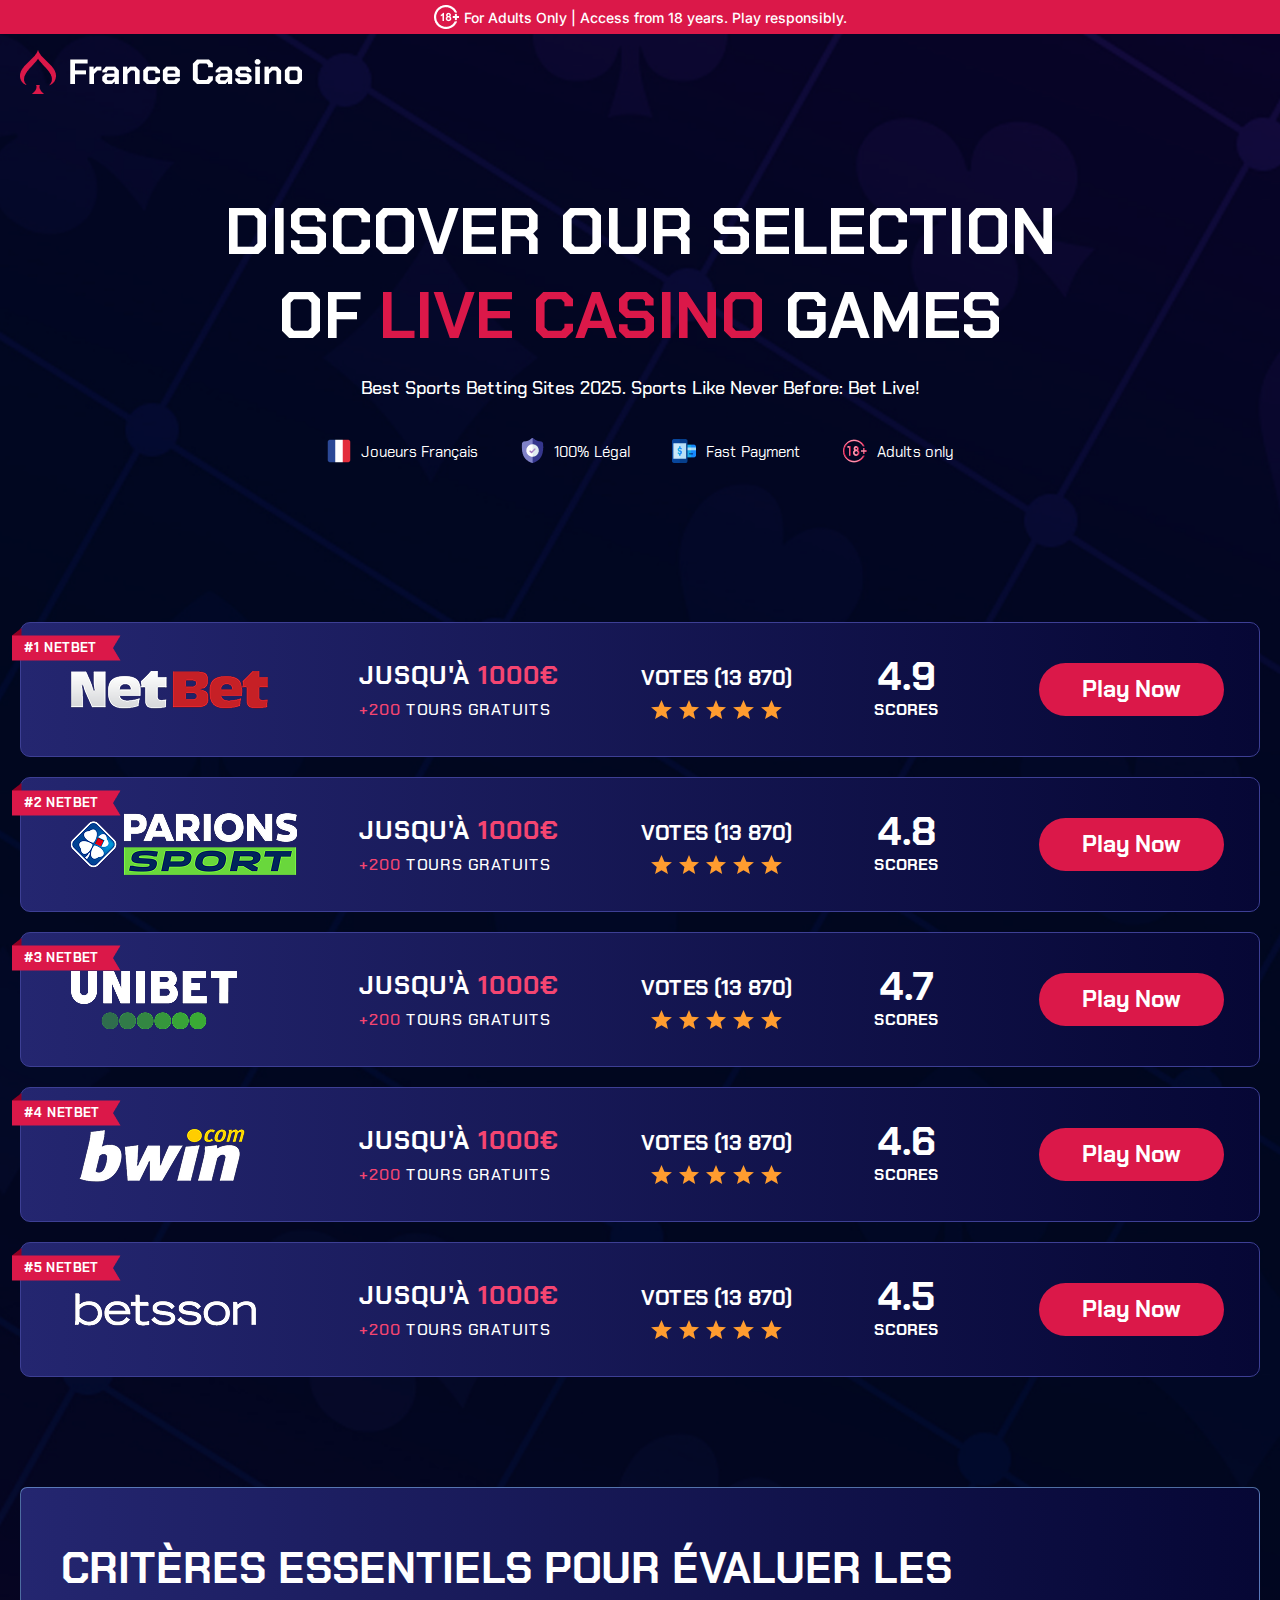
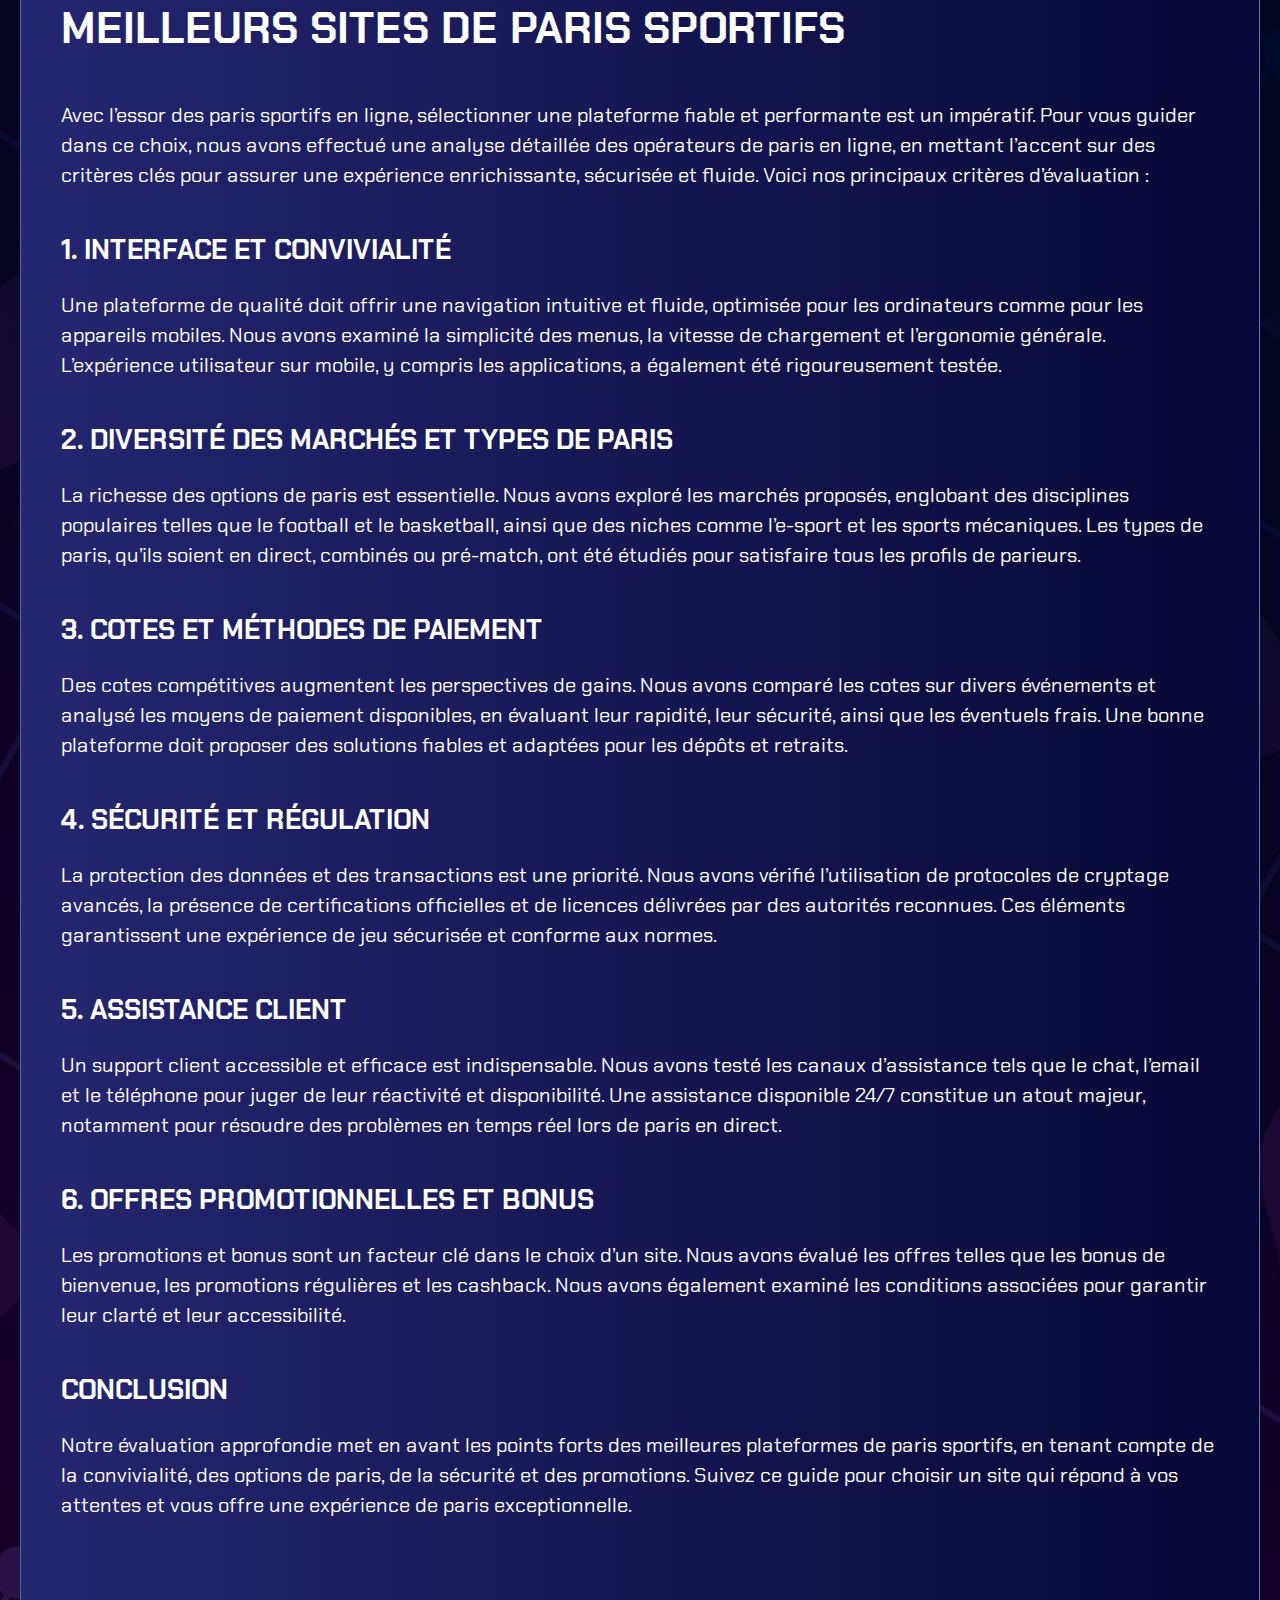
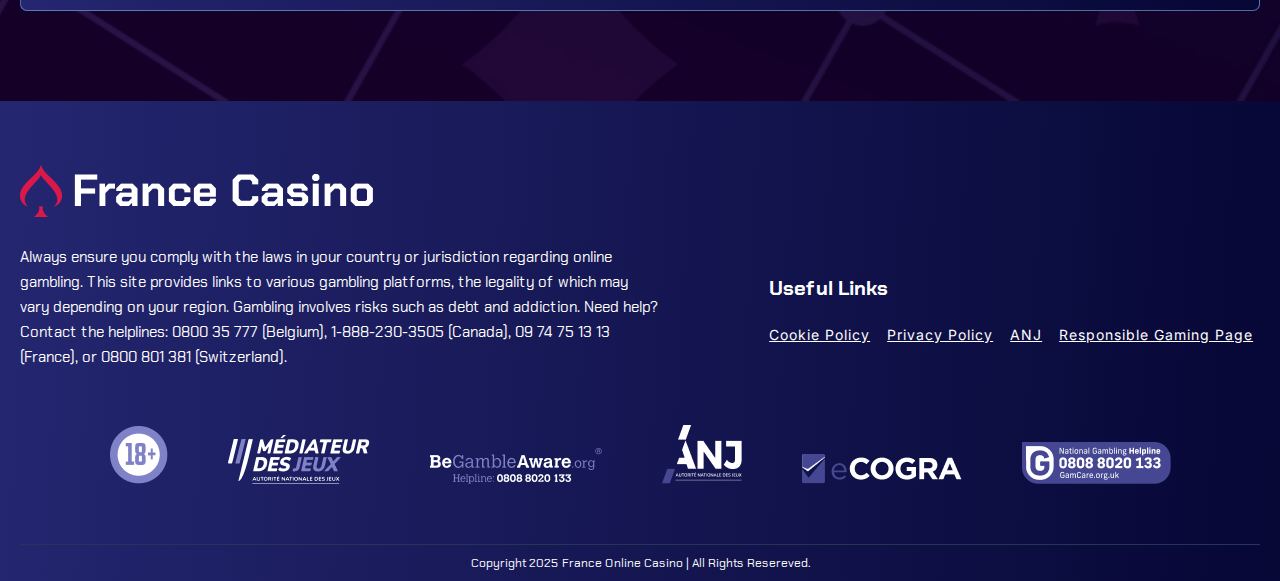
<file: index.html>
<!DOCTYPE html>
<html lang="en-US">
	<head>
		<!-- Meta setup -->
		<meta charset="UTF-8">
		<meta http-equiv="X-UA-Compatible" content="IE=edge">
		<meta name="viewport" content="width=device-width, initial-scale=1, shrink-to-fit=no">
		<meta name="keywords" content="">
		<meta name="decription" content="">
		<meta name="designer" content="">
		
		<!-- Title -->
		<title>Home</title>
		
		<!-- Fav Icon -->
		<link rel="icon" href="img/favicon.png" />
		
		<!-- Main StyleSheet -->
		<link rel="stylesheet" href="style.css" />
		
		
		<!-- Responsive CSS -->
		<link rel="stylesheet" href="css/responsive.css" />
		
	</head>
	<body>
		<!--[if lte IE 9]>
		<p class="browserupgrade">You are using an <strong>outdated</strong> browser. Please <a href="https://browsehappy.com/">upgrade your browser</a> to improve your experience and security.</p>
		<![endif]-->
		
		<!-- headertop-area start -->
		<section class="headertop-area">
			<div class="headertop-part">
				<p><img src="img/img18+.png" alt="images not found" /> For Adults Only | Access from 18 years. Play responsibly.</p>
			</div>
		</section>
		<!-- headertop-area end -->
		<!-- mainarea start -->
		<section class="mainarea">
			
			<!-- header-area start -->
			<header class="header-area">
				<div class="container">
					<div class="header-part">
						<!-- header logo start-->
						<div class="header-logo">
							<a href="index.html"><img src="img/logo.png" alt="logo" /></a>
						</div>
						
					</div>
				</div>
			</header>
			<!-- header-area end -->
			<!-- hero-area start -->
			<section class="hero-area">
				<div class="container">
					<div class="hero-part">
						<h1>Discover Our Selection of <span>Live Casino</span> Games</h1>
						<h5>Best Sports Betting Sites 2025. Sports Like Never Before: Bet Live!</h5>
						<ul>
							<li><img src="img/herologo1.png" alt="images not found" /><p>Joueurs Français</p></li>
							<li><img src="img/herologo2.png" alt="images not found" /><p>100% Légal</p></li>
							<li><img src="img/herologo3.png" alt="images not found" /><p>Fast Payment</p></li>
							<li><img src="img/herologo4.png" alt="images not found" /><p>Adults only</p></li>
						</ul>
						
					</div>
				</div>
			</section>
			<!-- hero-area end -->
			
			<!-- freesping-area start -->
			<section class="freesping-area">
				<div class="container">
					<div class="freesping-part">
						<!-- start --->
						<div class="freespingpart">
							<div class="freespingitem1">
								<div class="freespinglogos">
									<img src="img/freespinglogo1.png" alt="images not found" />
								</div>
								<div class="freespingrg-part">
									<div class="freespingitem3">
										<h3>4.9</h3>
										<p>scores</p>
									</div>
								</div>
							</div>
							<div class="freespingitem2">
								<div class="freespingtext1">
									<h3>Jusqu'à <span>1000€</span></h3>
									<p><span>+200</span> TOURS GRATUITS</p>
								</div>
								<div class="freespingtext2">
									<h3>Votes (13 870)</h3>
									<img src="img/star.svg" alt="star">
								</div>
							</div>
							<div class="freespingitem3 sppingrt">
								<h3>4.9</h3>
								<p>scores</p>
								
							</div>
							<div class="freespingitem4">
								<a href="#">Play Now</a>
							</div>
							<div class="offerpart">
								<div class="innteroffer">
									<p>#1 netbet</p>
									<img src="img/smbg.png" alt="image not found" />
								</div>
							</div>
						</div>
						<!-- end--->
						<!-- start --->
						<div class="freespingpart">
							<div class="freespingitem1">
								<div class="freespinglogos">
									<img src="img/freespinglogo2.png" alt="images not found" />
								</div>
								<div class="freespingrg-part">
									<div class="freespingitem3">
										<h3>4.8</h3>
										<p>scores</p>
									</div>
								</div>
							</div>
							<div class="freespingitem2">
								<div class="freespingtext1">
									<h3>Jusqu'à <span>1000€</span></h3>
									<p><span>+200</span> TOURS GRATUITS</p>
								</div>
								<div class="freespingtext2">
									<h3>Votes (13 870)</h3>
									<img src="img/star.svg" alt="star">
								</div>
							</div>
							<div class="freespingitem3 sppingrt">
								<h3>4.8</h3>
								<p>scores</p>
								
							</div>
							<div class="freespingitem4">
								<a href="#">Play Now</a>
							</div>
							<div class="offerpart">
								<div class="innteroffer">
									<p>#2 netbet</p>
									<img src="img/smbg.png" alt="image not found" />
								</div>
							</div>
						</div>
						<!-- end--->
						<!-- start --->
						<div class="freespingpart">
							<div class="freespingitem1">
								<div class="freespinglogos">
									<img src="img/freespinglogo3.png" alt="images not found" />
								</div>
								<div class="freespingrg-part">
									<div class="freespingitem3">
										<h3>4.7</h3>
										<p>scores</p>
									</div>
								</div>
							</div>
							<div class="freespingitem2">
								<div class="freespingtext1">
									<h3>Jusqu'à <span>1000€</span></h3>
									<p><span>+200</span> TOURS GRATUITS</p>
								</div>
								<div class="freespingtext2">
									<h3>Votes (13 870)</h3>
									<img src="img/star.svg" alt="star">
								</div>
							</div>
							<div class="freespingitem3 sppingrt">
								<h3>4.7</h3>
								<p>scores</p>
								
							</div>
							<div class="freespingitem4">
								<a href="#">Play Now</a>
							</div>
							<div class="offerpart">
								<div class="innteroffer">
									<p>#3 netbet</p>
									<img src="img/smbg.png" alt="image not found" />
								</div>
							</div>
						</div>
						<!-- end--->
						<!-- start --->
						<div class="freespingpart">
							<div class="freespingitem1">
								<div class="freespinglogos">
									<img src="img/freespinglogo4.png" alt="images not found" />
								</div>
								<div class="freespingrg-part">
									<div class="freespingitem3">
										<h3>4.6</h3>
										<p>scores</p>
									</div>
								</div>
							</div>
							<div class="freespingitem2">
								<div class="freespingtext1">
									<h3>Jusqu'à <span>1000€</span></h3>
									<p><span>+200</span> TOURS GRATUITS</p>
								</div>
								<div class="freespingtext2">
									<h3>Votes (13 870)</h3>
									<img src="img/star.svg" alt="star">
								</div>
							</div>
							<div class="freespingitem3 sppingrt">
								<h3>4.6</h3>
								<p>scores</p>
								
							</div>
							<div class="freespingitem4">
								<a href="#">Play Now</a>
							</div>
							<div class="offerpart">
								<div class="innteroffer">
									<p>#4 netbet</p>
									<img src="img/smbg.png" alt="image not found" />
								</div>
							</div>
						</div>
						<!-- end--->
						<!-- start --->
						<div class="freespingpart">
							<div class="freespingitem1">
								<div class="freespinglogos">
									<img src="img/freespinglogo5.png" alt="images not found" />
								</div>
								<div class="freespingrg-part">
									<div class="freespingitem3">
										<h3>4.5</h3>
										<p>scores</p>
									</div>
								</div>
							</div>
							<div class="freespingitem2">
								<div class="freespingtext1">
									<h3>Jusqu'à <span>1000€</span></h3>
									<p><span>+200</span> TOURS GRATUITS</p>
								</div>
								<div class="freespingtext2">
									<h3>Votes (13 870)</h3>
									<img src="img/star.svg" alt="star">
								</div>
							</div>
							<div class="freespingitem3 sppingrt">
								<h3>4.5</h3>
								<p>scores</p>
								
							</div>
							<div class="freespingitem4">
								<a href="#">Play Now</a>
							</div>
							<div class="offerpart">
								<div class="innteroffer">
									<p>#5 netbet</p>
									<img src="img/smbg.png" alt="image not found" />
								</div>
							</div>
						</div>
						<!-- end--->
						
						
					</div>
				</div>
			</section>
			<!-- freesping-area end -->
			<!-- innertext-area start -->
			<section class="innertext-area">
				<div class="container">
					<div class="innertext-part">
						<h2>Critères Essentiels pour Évaluer les <br> Meilleurs Sites de Paris Sportifs</h2>
						<p>Avec l’essor des paris sportifs en ligne, sélectionner une plateforme fiable et performante est un impératif. Pour vous guider dans ce choix, nous avons effectué une analyse détaillée des opérateurs de paris en ligne, en mettant l’accent sur des critères clés pour assurer une expérience enrichissante, sécurisée et fluide. Voici nos principaux critères d’évaluation :</p>
						<h3>1. Interface et Convivialité</h3>
						<p>Une plateforme de qualité doit offrir une navigation intuitive et fluide, optimisée pour les ordinateurs comme pour les appareils mobiles. Nous avons examiné la simplicité des menus, la vitesse de chargement et l’ergonomie générale. L’expérience utilisateur sur mobile, y compris les applications, a également été rigoureusement testée.</p>
						<h3>2. Diversité des Marchés et Types de Paris</h3>
						<p>La richesse des options de paris est essentielle. Nous avons exploré les marchés proposés, englobant des disciplines populaires telles que le football et le basketball, ainsi que des niches comme l’e-sport et les sports mécaniques. Les types de paris, qu’ils soient en direct, combinés ou pré-match, ont été étudiés pour satisfaire tous les profils de parieurs.</p>
						<h3>3. Cotes et Méthodes de Paiement</h3>
						<p>Des cotes compétitives augmentent les perspectives de gains. Nous avons comparé les cotes sur divers événements et analysé les moyens de paiement disponibles, en évaluant leur rapidité, leur sécurité, ainsi que les éventuels frais. Une bonne plateforme doit proposer des solutions fiables et adaptées pour les dépôts et retraits.</p>
						<h3>4. Sécurité et Régulation</h3>
						<p>La protection des données et des transactions est une priorité. Nous avons vérifié l’utilisation de protocoles de cryptage avancés, la présence de certifications officielles et de licences délivrées par des autorités reconnues. Ces éléments garantissent une expérience de jeu sécurisée et conforme aux normes.</p>
						<h3>5. Assistance Client</h3>
						<p>Un support client accessible et efficace est indispensable. Nous avons testé les canaux d’assistance tels que le chat, l’email et le téléphone pour juger de leur réactivité et disponibilité. Une assistance disponible 24/7 constitue un atout majeur, notamment pour résoudre des problèmes en temps réel lors de paris en direct.</p>
						<h3>6. Offres Promotionnelles et Bonus</h3>
						<p>Les promotions et bonus sont un facteur clé dans le choix d’un site. Nous avons évalué les offres telles que les bonus de bienvenue, les promotions régulières et les cashback. Nous avons également examiné les conditions associées pour garantir leur clarté et leur accessibilité.</p>
						<h3>Conclusion</h3>
						<p>Notre évaluation approfondie met en avant les points forts des meilleures plateformes de paris sportifs, en tenant compte de la convivialité, des options de paris, de la sécurité et des promotions. Suivez ce guide pour choisir un site qui répond à vos attentes et vous offre une expérience de paris exceptionnelle.</p>
					</div>
				</div>
			</section>
			<!-- innertext-area end -->
		</section>
		<!-- mainarea end -->
		
		<!-- footer-area start -->
		<footer class="footer-area">
			<div class="container">
				<div class="footer-part">
					
					<div class="interftrpart">
						<div class="interftr-left">
							<div class="footer-logo">
								<a href="index.html"><img src="img/footerlogo.png" alt="logo" /></a>
							</div>
							<div class="footertext">
								<p>Always ensure you comply with the laws in your country or jurisdiction regarding online gambling. This site provides links to various gambling platforms, the legality of which may vary depending on your region. Gambling involves risks such as debt and addiction. Need help? Contact the helplines: 0800 35 777 (Belgium), 1-888-230-3505 (Canada), 09 74 75 13 13 (France), or 0800 801 381 (Switzerland).</p>
							</div>
							
						</div>
						<div class="interftr-right">
							<div class="footer-nav">
								<h3>Useful Links</h3>
								<ul>
									<li><a href="cookiepolicy.html">Cookie Policy</a></li>
									<li><a href="privacypolicy.html">Privacy Policy</a></li>
									<li><a href="anj.html">ANJ</a></li>
									<li><a href="responsiblegamingpage.html">Responsible Gaming Page</a></li>
								</ul>
							</div>
						</div>
					</div>
					
					
					<div class="footerlogos">
						<ul>
							<li><a href="#"><img src="img/footerlogo1.png" alt="images not found" /></a></li>
							<li><a href="#"><img src="img/footerlogo2.png" alt="images not found" /></a></li>
							<li><a href="#"><img src="img/footerlogo3.png" alt="images not found" /></a></li>
							<li><a href="#"><img src="img/footerlogo4.png" alt="images not found" /></a></li>
							<li><a href="#"><img src="img/footerlogo5.png" alt="images not found" /></a></li>
							<li><a href="#"><img src="img/footerlogo6.png" alt="images not found" /></a></li>
						</ul>
					</div>
					<div class="footer-nav footer-nav2">
						<h3>Useful Links</h3>
						<ul>
							<li><a href="cookiepolicy.html">Cookie Policy</a></li>
							<li><a href="privacypolicy.html">Privacy Policy</a></li>
							<li><a href="anj.html">ANJ</a></li>
							<li><a href="responsiblegamingpage.html">Responsible Gaming Page</a></li>
						</ul>
					</div>
					
				</div>
				<div class="footer-copyright">
					<p>Copyright 2025 France Online Casino | All Rights Resereved.</p>
				</div>
			</div>
			
		</footer>
		<!-- footer-area end -->
		
		

		<!-- Main jQuery -->
		<script src="https://cdnjs.cloudflare.com/ajax/libs/jquery/3.7.1/jquery.js"></script>
		
		<!-- Custom jQuery -->
		<script src="js/scripts.js"></script>
		
	</body>
</html>
</file>
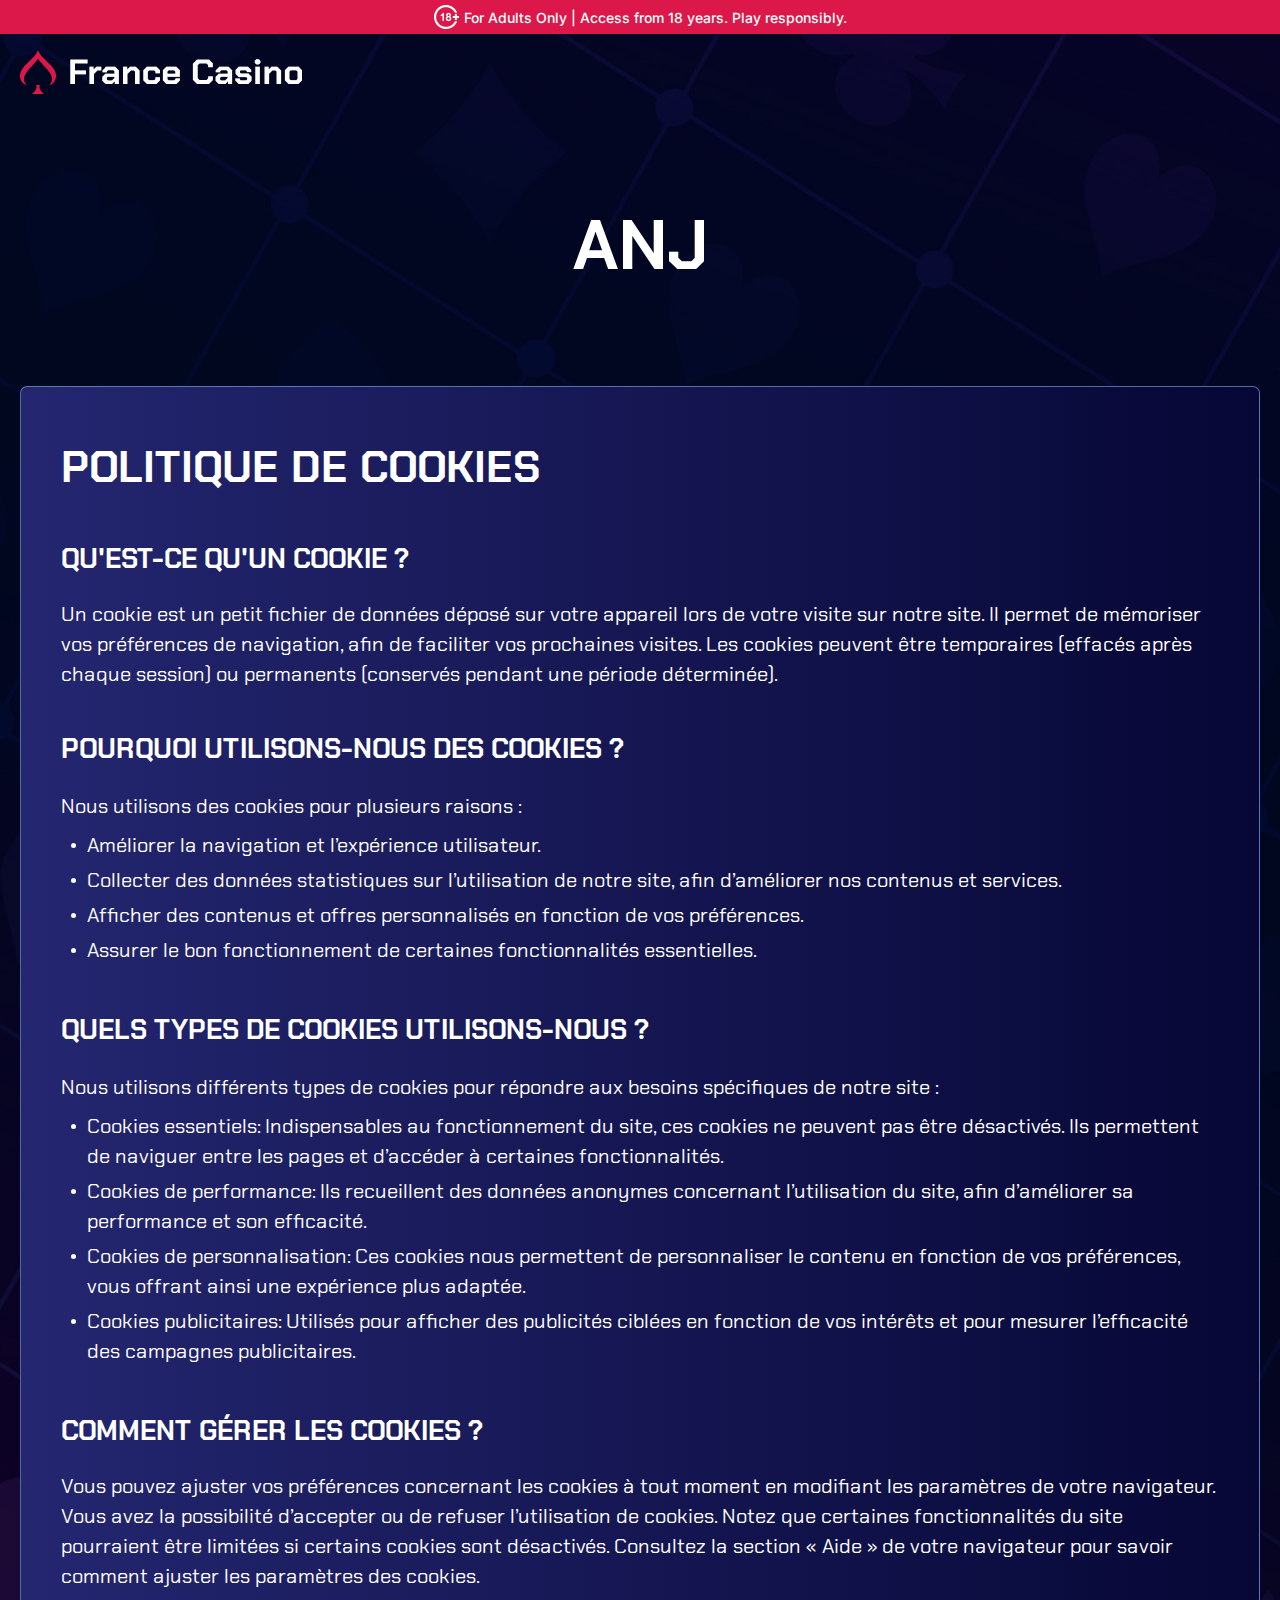
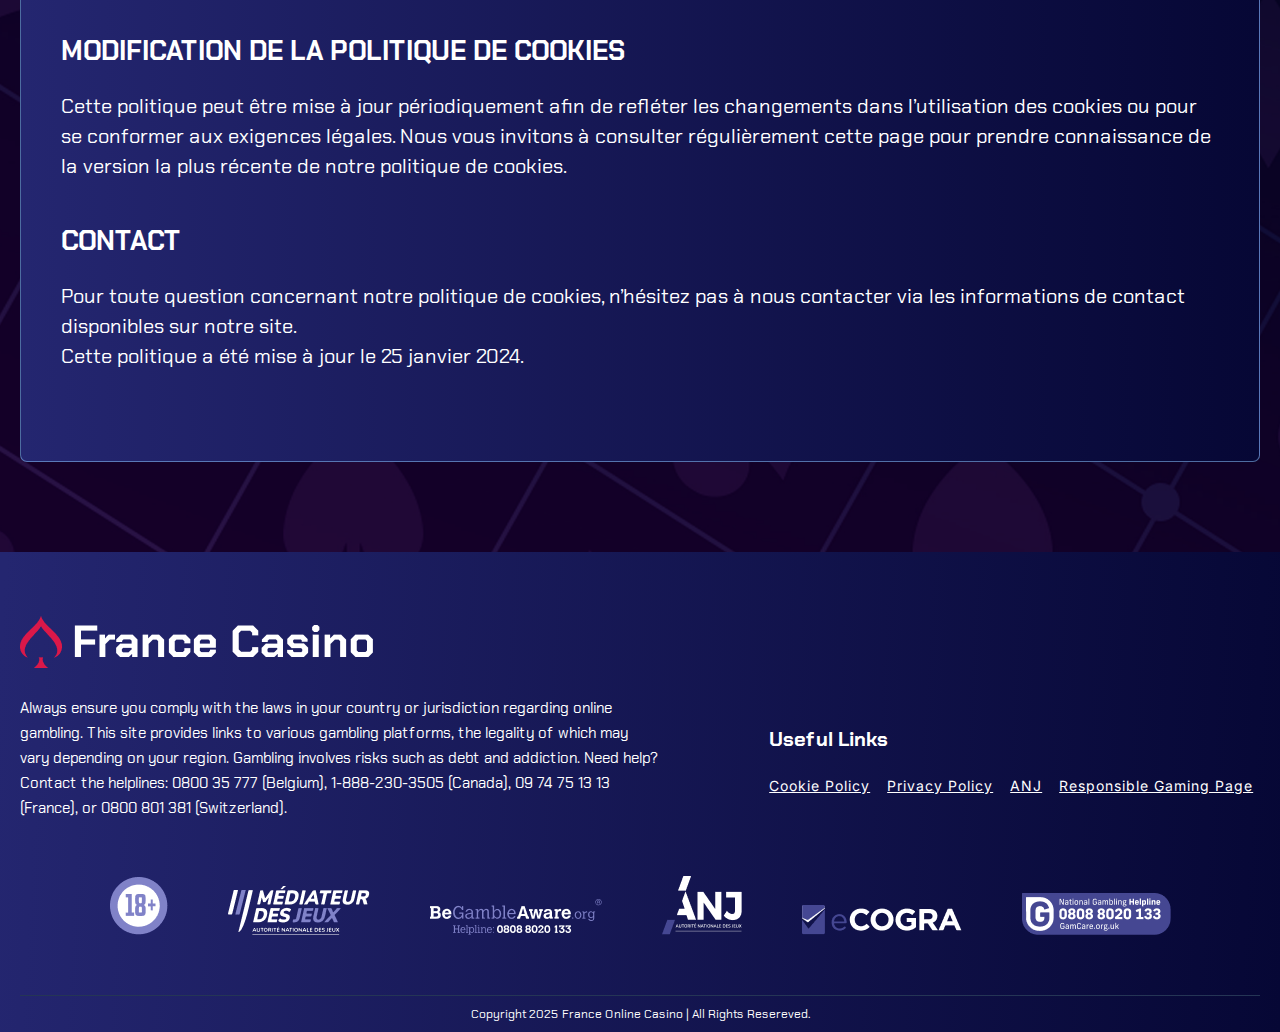
<file: anj.html>
<!DOCTYPE html>
<html lang="en-US">
	<head>
		<!-- Meta setup -->
		<meta charset="UTF-8">
		<meta http-equiv="X-UA-Compatible" content="IE=edge">
		<meta name="viewport" content="width=device-width, initial-scale=1, shrink-to-fit=no">
		<meta name="keywords" content="">
		<meta name="decription" content="">
		<meta name="designer" content="">
		
		<!-- Title -->
		<title>ANJ</title>
		
		<!-- Fav Icon -->
		<link rel="icon" href="img/favicon.png" />
		
		<!-- Main StyleSheet -->
		<link rel="stylesheet" href="style.css" />
		
		
		<!-- Responsive CSS -->
		<link rel="stylesheet" href="css/responsive.css" />
		
	</head>
	<body>
		<!--[if lte IE 9]>
		<p class="browserupgrade">You are using an <strong>outdated</strong> browser. Please <a href="https://browsehappy.com/">upgrade your browser</a> to improve your experience and security.</p>
		<![endif]-->
		
		<!-- headertop-area start -->
		<section class="headertop-area">
			<div class="headertop-part">
				<p><img src="img/img18+.png" alt="images not found" /> For Adults Only | Access from 18 years. Play responsibly.</p>
			</div>
		</section>
		<!-- headertop-area end -->
		<!-- mainarea start -->
		<section class="mainarea">
			
			<!-- header-area start -->
			<header class="header-area1">
				<div class="container">
					<div class="header-part">
						<!-- header logo start-->
						<div class="header-logo">
							<a href="index.html"><img src="img/logo.png" alt="logo" /></a>
						</div>
						
					</div>
				</div>
			</header>
			<!-- header-area end -->
			<!-- innertext-area start -->
			<section class="innertext-area1">
				<div class="container">
					<div class="innertext-heading">
						<h2>ANJ</h2>
					</div>
					<div class="innertext-part">
						<h2>Politique de Cookies</h2>
						<h3>Qu'est-ce qu'un cookie ?</h3>
						<p>Un cookie est un petit fichier de données déposé sur votre appareil lors de votre visite sur notre site. Il permet de mémoriser vos préférences de navigation, afin de faciliter vos prochaines visites. Les cookies peuvent être temporaires (effacés après chaque session) ou permanents (conservés pendant une période déterminée).</p>
						<h3>Pourquoi utilisons-nous des cookies ?</h3>
						<h5>Nous utilisons des cookies pour plusieurs raisons :</h5>
						<ul>
							<li><span></span> <h6>Améliorer la navigation et l’expérience utilisateur.</h6></li>
							<li><span></span> <h6>Collecter des données statistiques sur l’utilisation de notre site, afin d’améliorer nos contenus et services.</h6></li>
							<li><span></span> <h6>Afficher des contenus et offres personnalisés en fonction de vos préférences.</h6></li>
							<li><span></span> <h6>Assurer le bon fonctionnement de certaines fonctionnalités essentielles.</h6></li>
						</ul>
						<h3>Quels types de cookies utilisons-nous ?</h3>
						<h5>Nous utilisons différents types de cookies pour répondre aux besoins spécifiques de notre site :</h5>
						<ul>
							<li><span></span> <h6>Cookies essentiels: Indispensables au fonctionnement du site, ces cookies ne peuvent pas être désactivés. Ils permettent de naviguer entre les pages et d’accéder à certaines fonctionnalités.</h6></li>
							<li><span></span> <h6>Cookies de performance: Ils recueillent des données anonymes concernant l’utilisation du site, afin d’améliorer sa performance et son efficacité.</h6></li>
							<li><span></span> <h6>Cookies de personnalisation: Ces cookies nous permettent de personnaliser le contenu en fonction de vos préférences, vous offrant ainsi une expérience plus adaptée.</h6></li>
							<li><span></span> <h6>Cookies publicitaires: Utilisés pour afficher des publicités ciblées en fonction de vos intérêts et pour mesurer l’efficacité des campagnes publicitaires.</h6></li>
						</ul>
						<h3>Comment gérer les cookies ?</h3>
						<p>Vous pouvez ajuster vos préférences concernant les cookies à tout moment en modifiant les paramètres de votre navigateur. Vous avez la possibilité d’accepter ou de refuser l’utilisation de cookies. Notez que certaines fonctionnalités du site pourraient être limitées si certains cookies sont désactivés. Consultez la section « Aide » de votre navigateur pour savoir comment ajuster les paramètres des cookies.</p>
						<h3>Modification de la Politique de Cookies</h3>
						<p>Cette politique peut être mise à jour périodiquement afin de refléter les changements dans l’utilisation des cookies ou pour se conformer aux exigences légales. Nous vous invitons à consulter régulièrement cette page pour prendre connaissance de la version la plus récente de notre politique de cookies.</p>
						<h3>Contact</h3>
						<p>Pour toute question concernant notre politique de cookies, n’hésitez pas à nous contacter via les informations de contact disponibles sur notre site.<br> Cette politique a été mise à jour le 25 janvier 2024.</p>
						
					</div>
				</div>
			</section>
			<!-- innertext-area end -->
		</section>
		<!-- mainarea end -->
		<!-- footer-area start -->
		<footer class="footer-area">
			<div class="container">
				<div class="footer-part">
					
					<div class="interftrpart">
						<div class="interftr-left">
							<div class="footer-logo">
								<a href="index.html"><img src="img/footerlogo.png" alt="logo" /></a>
							</div>
							<div class="footertext">
								<p>Always ensure you comply with the laws in your country or jurisdiction regarding online gambling. This site provides links to various gambling platforms, the legality of which may vary depending on your region. Gambling involves risks such as debt and addiction. Need help? Contact the helplines: 0800 35 777 (Belgium), 1-888-230-3505 (Canada), 09 74 75 13 13 (France), or 0800 801 381 (Switzerland).</p>
							</div>
							
						</div>
						<div class="interftr-right">
							<div class="footer-nav">
								<h3>Useful Links</h3>
								<ul>
									<li><a href="cookiepolicy.html">Cookie Policy</a></li>
									<li><a href="privacypolicy.html">Privacy Policy</a></li>
									<li><a href="anj.html">ANJ</a></li>
									<li><a href="responsiblegamingpage.html">Responsible Gaming Page</a></li>
								</ul>
							</div>
						</div>
					</div>
					
					
					<div class="footerlogos">
						<ul>
							<li><a href="#"><img src="img/footerlogo1.png" alt="images not found" /></a></li>
							<li><a href="#"><img src="img/footerlogo2.png" alt="images not found" /></a></li>
							<li><a href="#"><img src="img/footerlogo3.png" alt="images not found" /></a></li>
							<li><a href="#"><img src="img/footerlogo4.png" alt="images not found" /></a></li>
							<li><a href="#"><img src="img/footerlogo5.png" alt="images not found" /></a></li>
							<li><a href="#"><img src="img/footerlogo6.png" alt="images not found" /></a></li>
						</ul>
					</div>
					<div class="footer-nav footer-nav2">
						<h3>Useful Links</h3>
						<ul>
							<li><a href="cookiepolicy.html">Cookie Policy</a></li>
							<li><a href="privacypolicy.html">Privacy Policy</a></li>
							<li><a href="anj.html">ANJ</a></li>
							<li><a href="responsiblegamingpage.html">Responsible Gaming Page</a></li>
						</ul>
					</div>
					
				</div>
				<div class="footer-copyright">
					<p>Copyright 2025 France Online Casino | All Rights Resereved.</p>
				</div>
			</div>
			
		</footer>
		<!-- footer-area end -->
		
		
		
		
		
		
		<!-- Main jQuery -->
		<script src="https://cdnjs.cloudflare.com/ajax/libs/jquery/3.7.1/jquery.js"></script>
		
		<!-- Custom jQuery -->
		<script src="js/scripts.js"></script>

		
	</body>
</html>
</file>
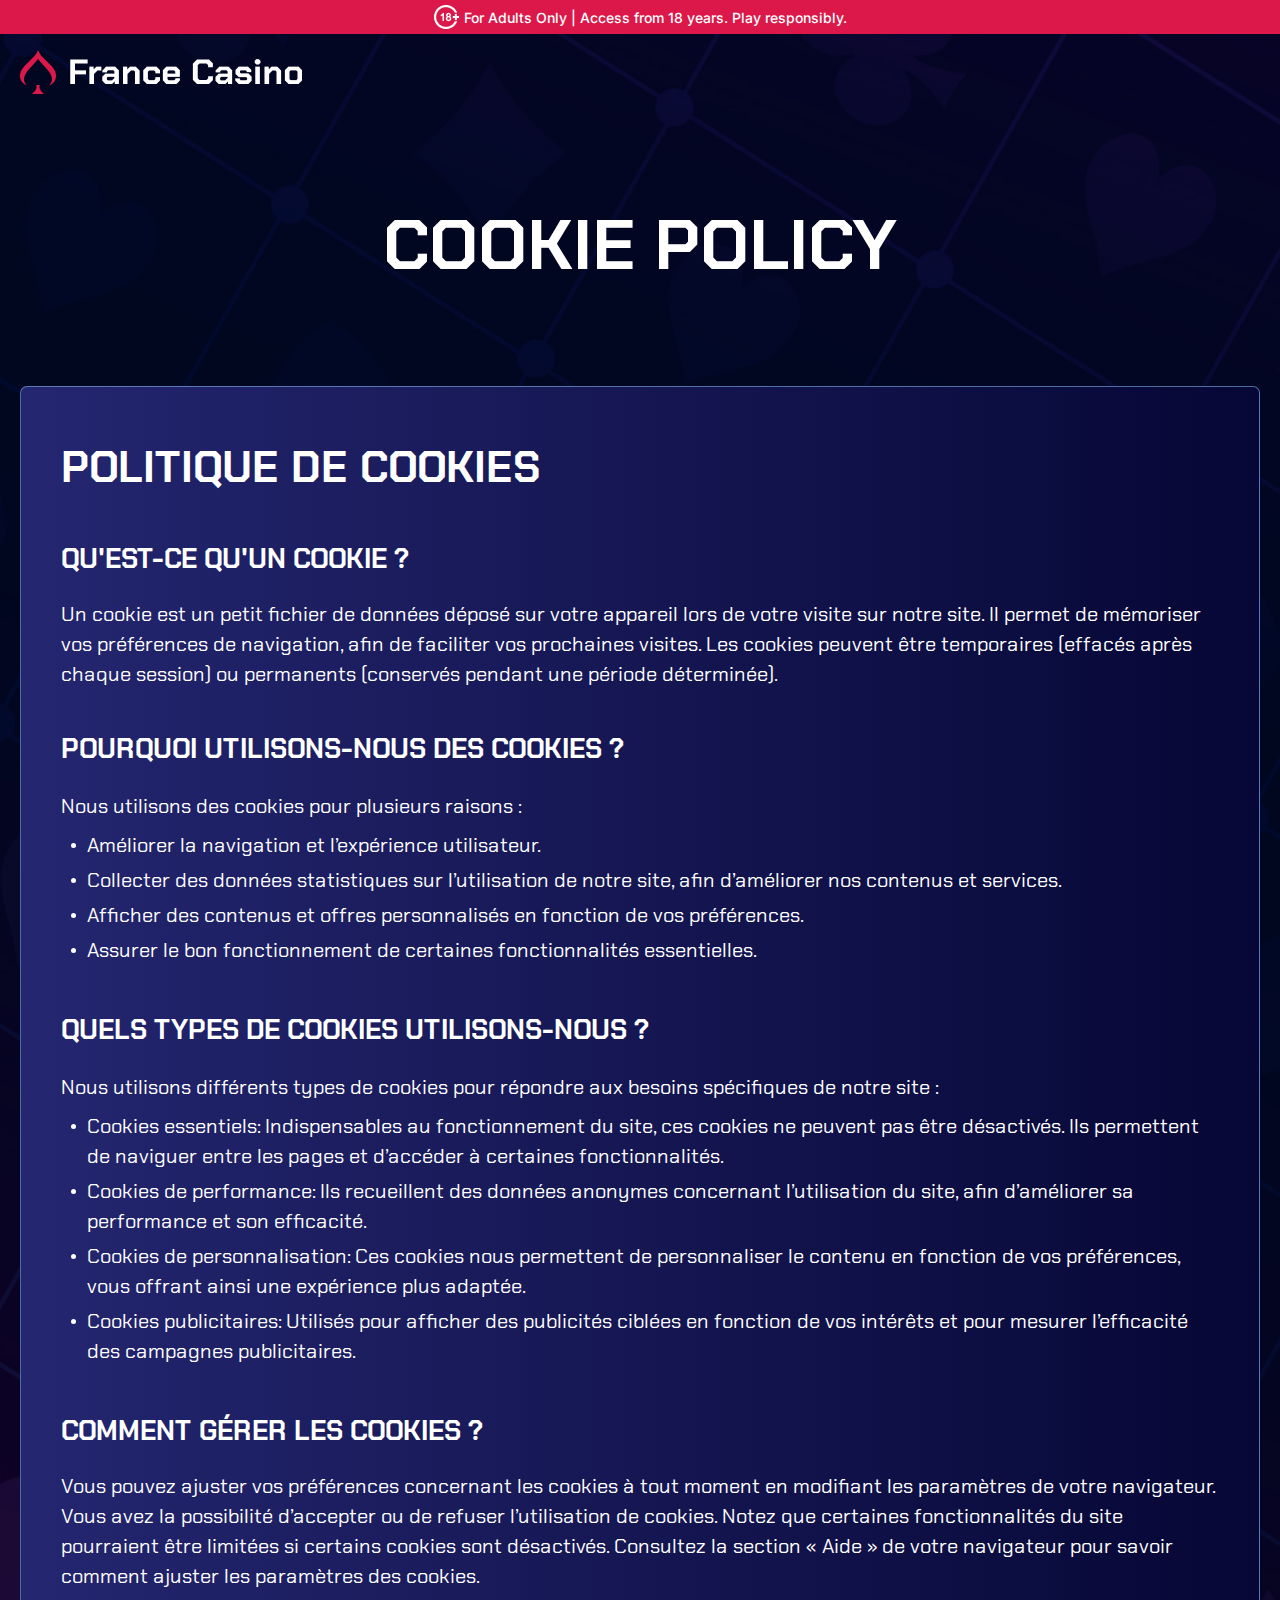
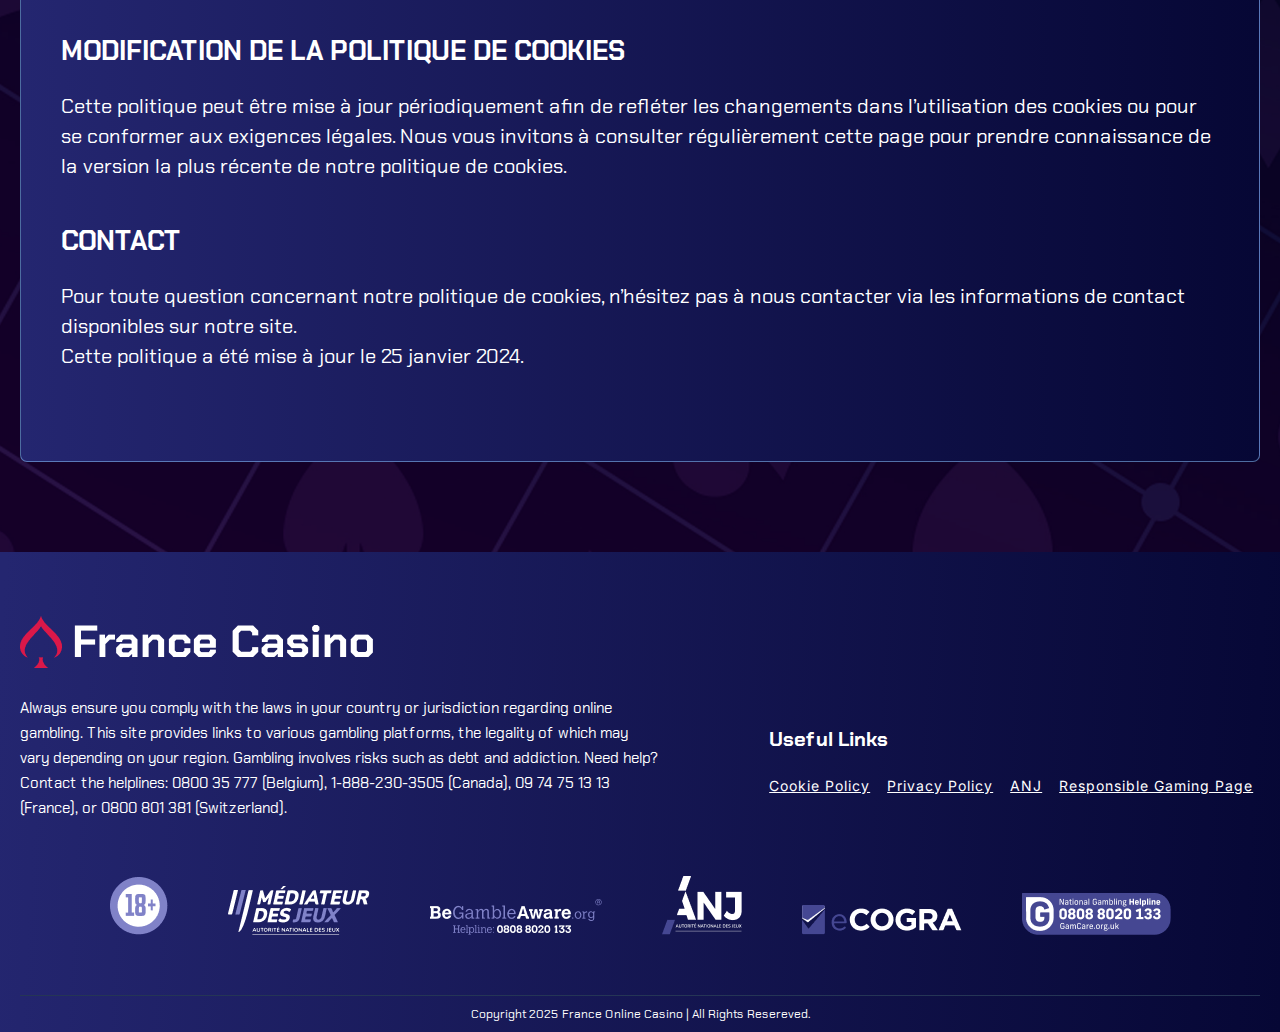
<file: cookiepolicy.html>
<!DOCTYPE html>
<html lang="en-US">
	<head>
		<!-- Meta setup -->
		<meta charset="UTF-8">
		<meta http-equiv="X-UA-Compatible" content="IE=edge">
		<meta name="viewport" content="width=device-width, initial-scale=1, shrink-to-fit=no">
		<meta name="keywords" content="">
		<meta name="decription" content="">
		<meta name="designer" content="">
		
		<!-- Title -->
		<title>Cookie Policy</title>
		
		<!-- Fav Icon -->
		<link rel="icon" href="img/favicon.png" />
		
		<!-- Main StyleSheet -->
		<link rel="stylesheet" href="style.css" />
		
		
		<!-- Responsive CSS -->
		<link rel="stylesheet" href="css/responsive.css" />
		
	</head>
	<body>
		<!--[if lte IE 9]>
		<p class="browserupgrade">You are using an <strong>outdated</strong> browser. Please <a href="https://browsehappy.com/">upgrade your browser</a> to improve your experience and security.</p>
		<![endif]-->
		
		<!-- headertop-area start -->
		<section class="headertop-area">
			<div class="headertop-part">
				<p><img src="img/img18+.png" alt="images not found" /> For Adults Only | Access from 18 years. Play responsibly.</p>
			</div>
		</section>
		<!-- headertop-area end -->
		<!-- mainarea start -->
		<section class="mainarea">
			
			<!-- header-area start -->
			<header class="header-area1">
				<div class="container">
					<div class="header-part">
						<!-- header logo start-->
						<div class="header-logo">
							<a href="index.html"><img src="img/logo.png" alt="logo" /></a>
						</div>
						
					</div>
				</div>
			</header>
			<!-- header-area end -->
			<!-- innertext-area start -->
			<section class="innertext-area1">
				<div class="container">
					<div class="innertext-heading">
						<h2>Cookie Policy</h2>
					</div>
					<div class="innertext-part">
						<h2>Politique de Cookies</h2>
						<h3>Qu'est-ce qu'un cookie ?</h3>
						<p>Un cookie est un petit fichier de données déposé sur votre appareil lors de votre visite sur notre site. Il permet de mémoriser vos préférences de navigation, afin de faciliter vos prochaines visites. Les cookies peuvent être temporaires (effacés après chaque session) ou permanents (conservés pendant une période déterminée).</p>
						<h3>Pourquoi utilisons-nous des cookies ?</h3>
						<h5>Nous utilisons des cookies pour plusieurs raisons :</h5>
						<ul>
							<li><span></span> <h6>Améliorer la navigation et l’expérience utilisateur.</h6></li>
							<li><span></span> <h6>Collecter des données statistiques sur l’utilisation de notre site, afin d’améliorer nos contenus et services.</h6></li>
							<li><span></span> <h6>Afficher des contenus et offres personnalisés en fonction de vos préférences.</h6></li>
							<li><span></span> <h6>Assurer le bon fonctionnement de certaines fonctionnalités essentielles.</h6></li>
						</ul>
						<h3>Quels types de cookies utilisons-nous ?</h3>
						<h5>Nous utilisons différents types de cookies pour répondre aux besoins spécifiques de notre site :</h5>
						<ul>
							<li><span></span> <h6>Cookies essentiels: Indispensables au fonctionnement du site, ces cookies ne peuvent pas être désactivés. Ils permettent de naviguer entre les pages et d’accéder à certaines fonctionnalités.</h6></li>
							<li><span></span> <h6>Cookies de performance: Ils recueillent des données anonymes concernant l’utilisation du site, afin d’améliorer sa performance et son efficacité.</h6></li>
							<li><span></span> <h6>Cookies de personnalisation: Ces cookies nous permettent de personnaliser le contenu en fonction de vos préférences, vous offrant ainsi une expérience plus adaptée.</h6></li>
							<li><span></span> <h6>Cookies publicitaires: Utilisés pour afficher des publicités ciblées en fonction de vos intérêts et pour mesurer l’efficacité des campagnes publicitaires.</h6></li>
						</ul>
						<h3>Comment gérer les cookies ?</h3>
						<p>Vous pouvez ajuster vos préférences concernant les cookies à tout moment en modifiant les paramètres de votre navigateur. Vous avez la possibilité d’accepter ou de refuser l’utilisation de cookies. Notez que certaines fonctionnalités du site pourraient être limitées si certains cookies sont désactivés. Consultez la section « Aide » de votre navigateur pour savoir comment ajuster les paramètres des cookies.</p>
						<h3>Modification de la Politique de Cookies</h3>
						<p>Cette politique peut être mise à jour périodiquement afin de refléter les changements dans l’utilisation des cookies ou pour se conformer aux exigences légales. Nous vous invitons à consulter régulièrement cette page pour prendre connaissance de la version la plus récente de notre politique de cookies.</p>
						<h3>Contact</h3>
						<p>Pour toute question concernant notre politique de cookies, n’hésitez pas à nous contacter via les informations de contact disponibles sur notre site.<br> Cette politique a été mise à jour le 25 janvier 2024.</p>
						
					</div>
				</div>
			</section>
			<!-- innertext-area end -->
		</section>
		<!-- mainarea end -->
		<!-- footer-area start -->
		<footer class="footer-area">
			<div class="container">
				<div class="footer-part">
					
					<div class="interftrpart">
						<div class="interftr-left">
							<div class="footer-logo">
								<a href="index.html"><img src="img/footerlogo.png" alt="logo" /></a>
							</div>
							<div class="footertext">
								<p>Always ensure you comply with the laws in your country or jurisdiction regarding online gambling. This site provides links to various gambling platforms, the legality of which may vary depending on your region. Gambling involves risks such as debt and addiction. Need help? Contact the helplines: 0800 35 777 (Belgium), 1-888-230-3505 (Canada), 09 74 75 13 13 (France), or 0800 801 381 (Switzerland).</p>
							</div>
							
						</div>
						<div class="interftr-right">
							<div class="footer-nav">
								<h3>Useful Links</h3>
								<ul>
									<li><a href="cookiepolicy.html">Cookie Policy</a></li>
									<li><a href="privacypolicy.html">Privacy Policy</a></li>
									<li><a href="anj.html">ANJ</a></li>
									<li><a href="responsiblegamingpage.html">Responsible Gaming Page</a></li>
								</ul>
							</div>
						</div>
					</div>
					
					
					<div class="footerlogos">
						<ul>
							<li><a href="#"><img src="img/footerlogo1.png" alt="images not found" /></a></li>
							<li><a href="#"><img src="img/footerlogo2.png" alt="images not found" /></a></li>
							<li><a href="#"><img src="img/footerlogo3.png" alt="images not found" /></a></li>
							<li><a href="#"><img src="img/footerlogo4.png" alt="images not found" /></a></li>
							<li><a href="#"><img src="img/footerlogo5.png" alt="images not found" /></a></li>
							<li><a href="#"><img src="img/footerlogo6.png" alt="images not found" /></a></li>
						</ul>
					</div>
					<div class="footer-nav footer-nav2">
						<h3>Useful Links</h3>
						<ul>
							<li><a href="cookiepolicy.html">Cookie Policy</a></li>
							<li><a href="privacypolicy.html">Privacy Policy</a></li>
							<li><a href="anj.html">ANJ</a></li>
							<li><a href="responsiblegamingpage.html">Responsible Gaming Page</a></li>
						</ul>
					</div>
					
				</div>
				<div class="footer-copyright">
					<p>Copyright 2025 France Online Casino | All Rights Resereved.</p>
				</div>
			</div>
			
		</footer>
		<!-- footer-area end -->
		
		
		
		
		
		
		<!-- Main jQuery -->
		<script src="https://cdnjs.cloudflare.com/ajax/libs/jquery/3.7.1/jquery.js"></script>
		
		<!-- Custom jQuery -->
		<script src="js/scripts.js"></script>

		
	</body>
</html>
</file>
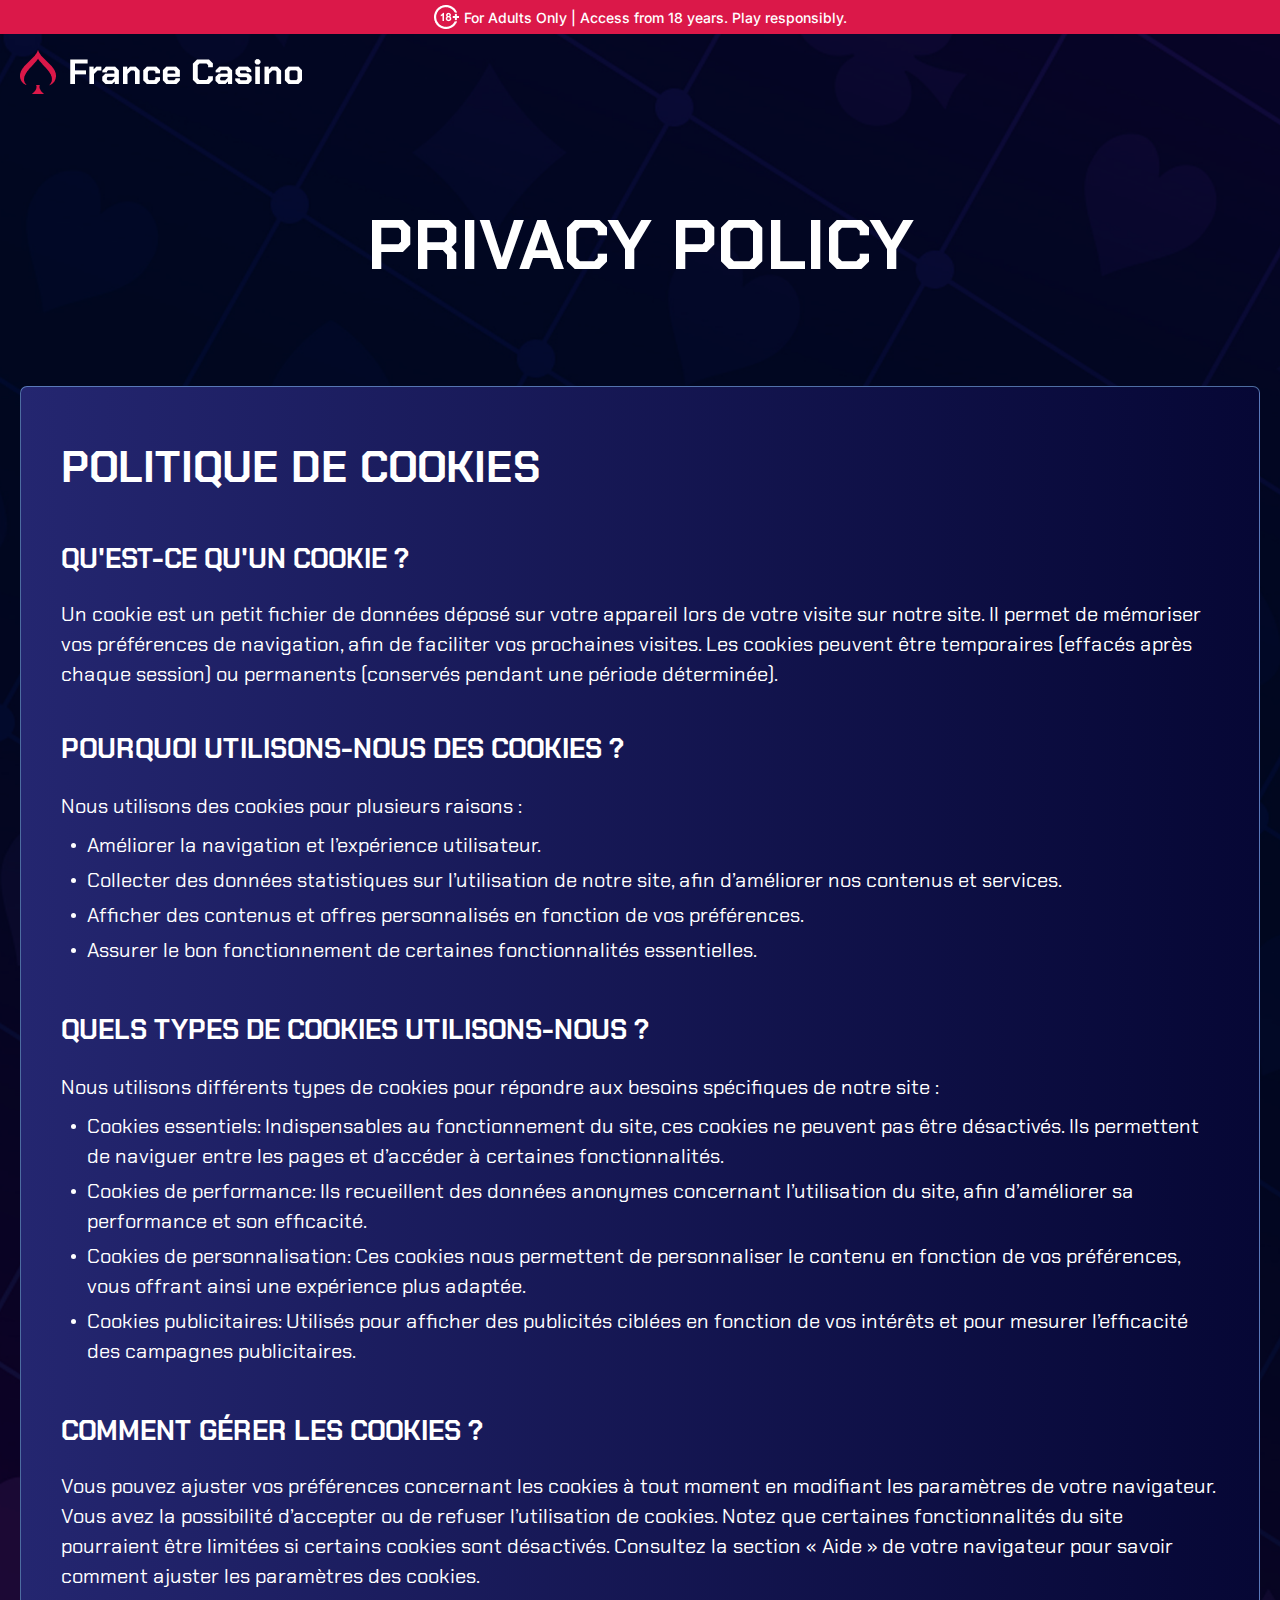
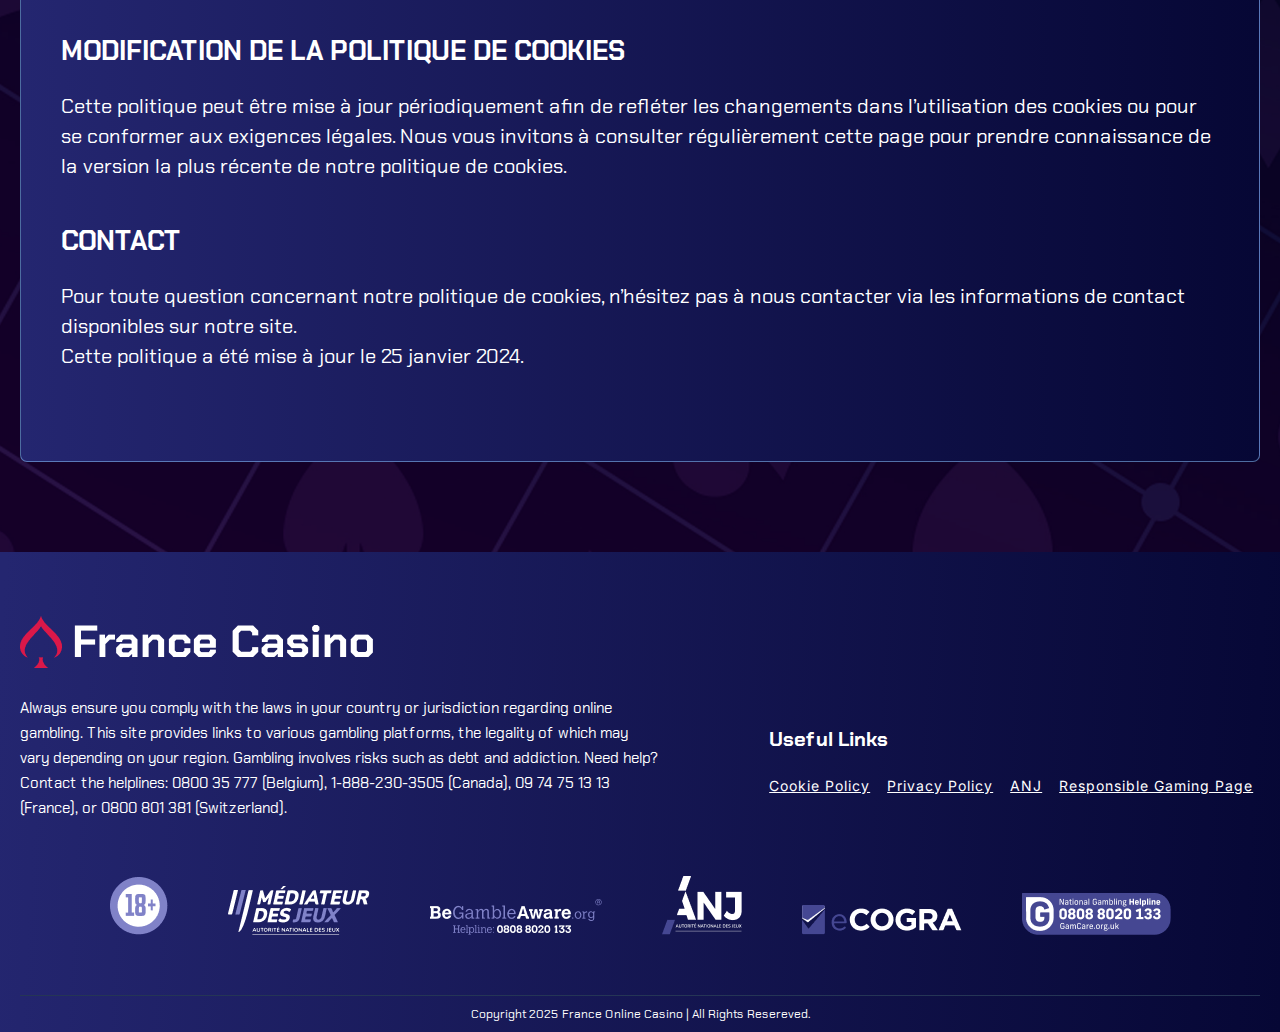
<file: privacypolicy.html>
<!DOCTYPE html>
<html lang="en-US">
	<head>
		<!-- Meta setup -->
		<meta charset="UTF-8">
		<meta http-equiv="X-UA-Compatible" content="IE=edge">
		<meta name="viewport" content="width=device-width, initial-scale=1, shrink-to-fit=no">
		<meta name="keywords" content="">
		<meta name="decription" content="">
		<meta name="designer" content="">
		
		<!-- Title -->
		<title>Privacy Policy</title>
		
		<!-- Fav Icon -->
		<link rel="icon" href="img/favicon.png" />
		
		<!-- Main StyleSheet -->
		<link rel="stylesheet" href="style.css" />
		
		
		<!-- Responsive CSS -->
		<link rel="stylesheet" href="css/responsive.css" />
		
	</head>
	<body>
		<!--[if lte IE 9]>
		<p class="browserupgrade">You are using an <strong>outdated</strong> browser. Please <a href="https://browsehappy.com/">upgrade your browser</a> to improve your experience and security.</p>
		<![endif]-->
		
		<!-- headertop-area start -->
		<section class="headertop-area">
			<div class="headertop-part">
				<p><img src="img/img18+.png" alt="images not found" /> For Adults Only | Access from 18 years. Play responsibly.</p>
			</div>
		</section>
		<!-- headertop-area end -->
		<!-- mainarea start -->
		<section class="mainarea">
			
			<!-- header-area start -->
			<header class="header-area1">
				<div class="container">
					<div class="header-part">
						<!-- header logo start-->
						<div class="header-logo">
							<a href="index.html"><img src="img/logo.png" alt="logo" /></a>
						</div>
						
					</div>
				</div>
			</header>
			<!-- header-area end -->
			<!-- innertext-area start -->
			<section class="innertext-area1">
				<div class="container">
					<div class="innertext-heading">
						<h2>Privacy Policy</h2>
					</div>
					<div class="innertext-part">
						<h2>Politique de Cookies</h2>
						<h3>Qu'est-ce qu'un cookie ?</h3>
						<p>Un cookie est un petit fichier de données déposé sur votre appareil lors de votre visite sur notre site. Il permet de mémoriser vos préférences de navigation, afin de faciliter vos prochaines visites. Les cookies peuvent être temporaires (effacés après chaque session) ou permanents (conservés pendant une période déterminée).</p>
						<h3>Pourquoi utilisons-nous des cookies ?</h3>
						<h5>Nous utilisons des cookies pour plusieurs raisons :</h5>
						<ul>
							<li><span></span> <h6>Améliorer la navigation et l’expérience utilisateur.</h6></li>
							<li><span></span> <h6>Collecter des données statistiques sur l’utilisation de notre site, afin d’améliorer nos contenus et services.</h6></li>
							<li><span></span> <h6>Afficher des contenus et offres personnalisés en fonction de vos préférences.</h6></li>
							<li><span></span> <h6>Assurer le bon fonctionnement de certaines fonctionnalités essentielles.</h6></li>
						</ul>
						<h3>Quels types de cookies utilisons-nous ?</h3>
						<h5>Nous utilisons différents types de cookies pour répondre aux besoins spécifiques de notre site :</h5>
						<ul>
							<li><span></span> <h6>Cookies essentiels: Indispensables au fonctionnement du site, ces cookies ne peuvent pas être désactivés. Ils permettent de naviguer entre les pages et d’accéder à certaines fonctionnalités.</h6></li>
							<li><span></span> <h6>Cookies de performance: Ils recueillent des données anonymes concernant l’utilisation du site, afin d’améliorer sa performance et son efficacité.</h6></li>
							<li><span></span> <h6>Cookies de personnalisation: Ces cookies nous permettent de personnaliser le contenu en fonction de vos préférences, vous offrant ainsi une expérience plus adaptée.</h6></li>
							<li><span></span> <h6>Cookies publicitaires: Utilisés pour afficher des publicités ciblées en fonction de vos intérêts et pour mesurer l’efficacité des campagnes publicitaires.</h6></li>
						</ul>
						<h3>Comment gérer les cookies ?</h3>
						<p>Vous pouvez ajuster vos préférences concernant les cookies à tout moment en modifiant les paramètres de votre navigateur. Vous avez la possibilité d’accepter ou de refuser l’utilisation de cookies. Notez que certaines fonctionnalités du site pourraient être limitées si certains cookies sont désactivés. Consultez la section « Aide » de votre navigateur pour savoir comment ajuster les paramètres des cookies.</p>
						<h3>Modification de la Politique de Cookies</h3>
						<p>Cette politique peut être mise à jour périodiquement afin de refléter les changements dans l’utilisation des cookies ou pour se conformer aux exigences légales. Nous vous invitons à consulter régulièrement cette page pour prendre connaissance de la version la plus récente de notre politique de cookies.</p>
						<h3>Contact</h3>
						<p>Pour toute question concernant notre politique de cookies, n’hésitez pas à nous contacter via les informations de contact disponibles sur notre site.<br> Cette politique a été mise à jour le 25 janvier 2024.</p>
						
					</div>
				</div>
			</section>
			<!-- innertext-area end -->
		</section>
		<!-- mainarea end -->
		<!-- footer-area start -->
		<footer class="footer-area">
			<div class="container">
				<div class="footer-part">
					
					<div class="interftrpart">
						<div class="interftr-left">
							<div class="footer-logo">
								<a href="index.html"><img src="img/footerlogo.png" alt="logo" /></a>
							</div>
							<div class="footertext">
								<p>Always ensure you comply with the laws in your country or jurisdiction regarding online gambling. This site provides links to various gambling platforms, the legality of which may vary depending on your region. Gambling involves risks such as debt and addiction. Need help? Contact the helplines: 0800 35 777 (Belgium), 1-888-230-3505 (Canada), 09 74 75 13 13 (France), or 0800 801 381 (Switzerland).</p>
							</div>
							
						</div>
						<div class="interftr-right">
							<div class="footer-nav">
								<h3>Useful Links</h3>
								<ul>
									<li><a href="cookiepolicy.html">Cookie Policy</a></li>
									<li><a href="privacypolicy.html">Privacy Policy</a></li>
									<li><a href="anj.html">ANJ</a></li>
									<li><a href="responsiblegamingpage.html">Responsible Gaming Page</a></li>
								</ul>
							</div>
						</div>
					</div>
					
					
					<div class="footerlogos">
						<ul>
							<li><a href="#"><img src="img/footerlogo1.png" alt="images not found" /></a></li>
							<li><a href="#"><img src="img/footerlogo2.png" alt="images not found" /></a></li>
							<li><a href="#"><img src="img/footerlogo3.png" alt="images not found" /></a></li>
							<li><a href="#"><img src="img/footerlogo4.png" alt="images not found" /></a></li>
							<li><a href="#"><img src="img/footerlogo5.png" alt="images not found" /></a></li>
							<li><a href="#"><img src="img/footerlogo6.png" alt="images not found" /></a></li>
						</ul>
					</div>
					<div class="footer-nav footer-nav2">
						<h3>Useful Links</h3>
						<ul>
							<li><a href="cookiepolicy.html">Cookie Policy</a></li>
							<li><a href="privacypolicy.html">Privacy Policy</a></li>
							<li><a href="anj.html">ANJ</a></li>
							<li><a href="responsiblegamingpage.html">Responsible Gaming Page</a></li>
						</ul>
					</div>
					
				</div>
				<div class="footer-copyright">
					<p>Copyright 2025 France Online Casino | All Rights Resereved.</p>
				</div>
			</div>
			
		</footer>
		<!-- footer-area end -->
		
		
		
		
		
		
		<!-- Main jQuery -->
		<script src="https://cdnjs.cloudflare.com/ajax/libs/jquery/3.7.1/jquery.js"></script>
		
		<!-- Custom jQuery -->
		<script src="js/scripts.js"></script>

		
	</body>
</html>
</file>
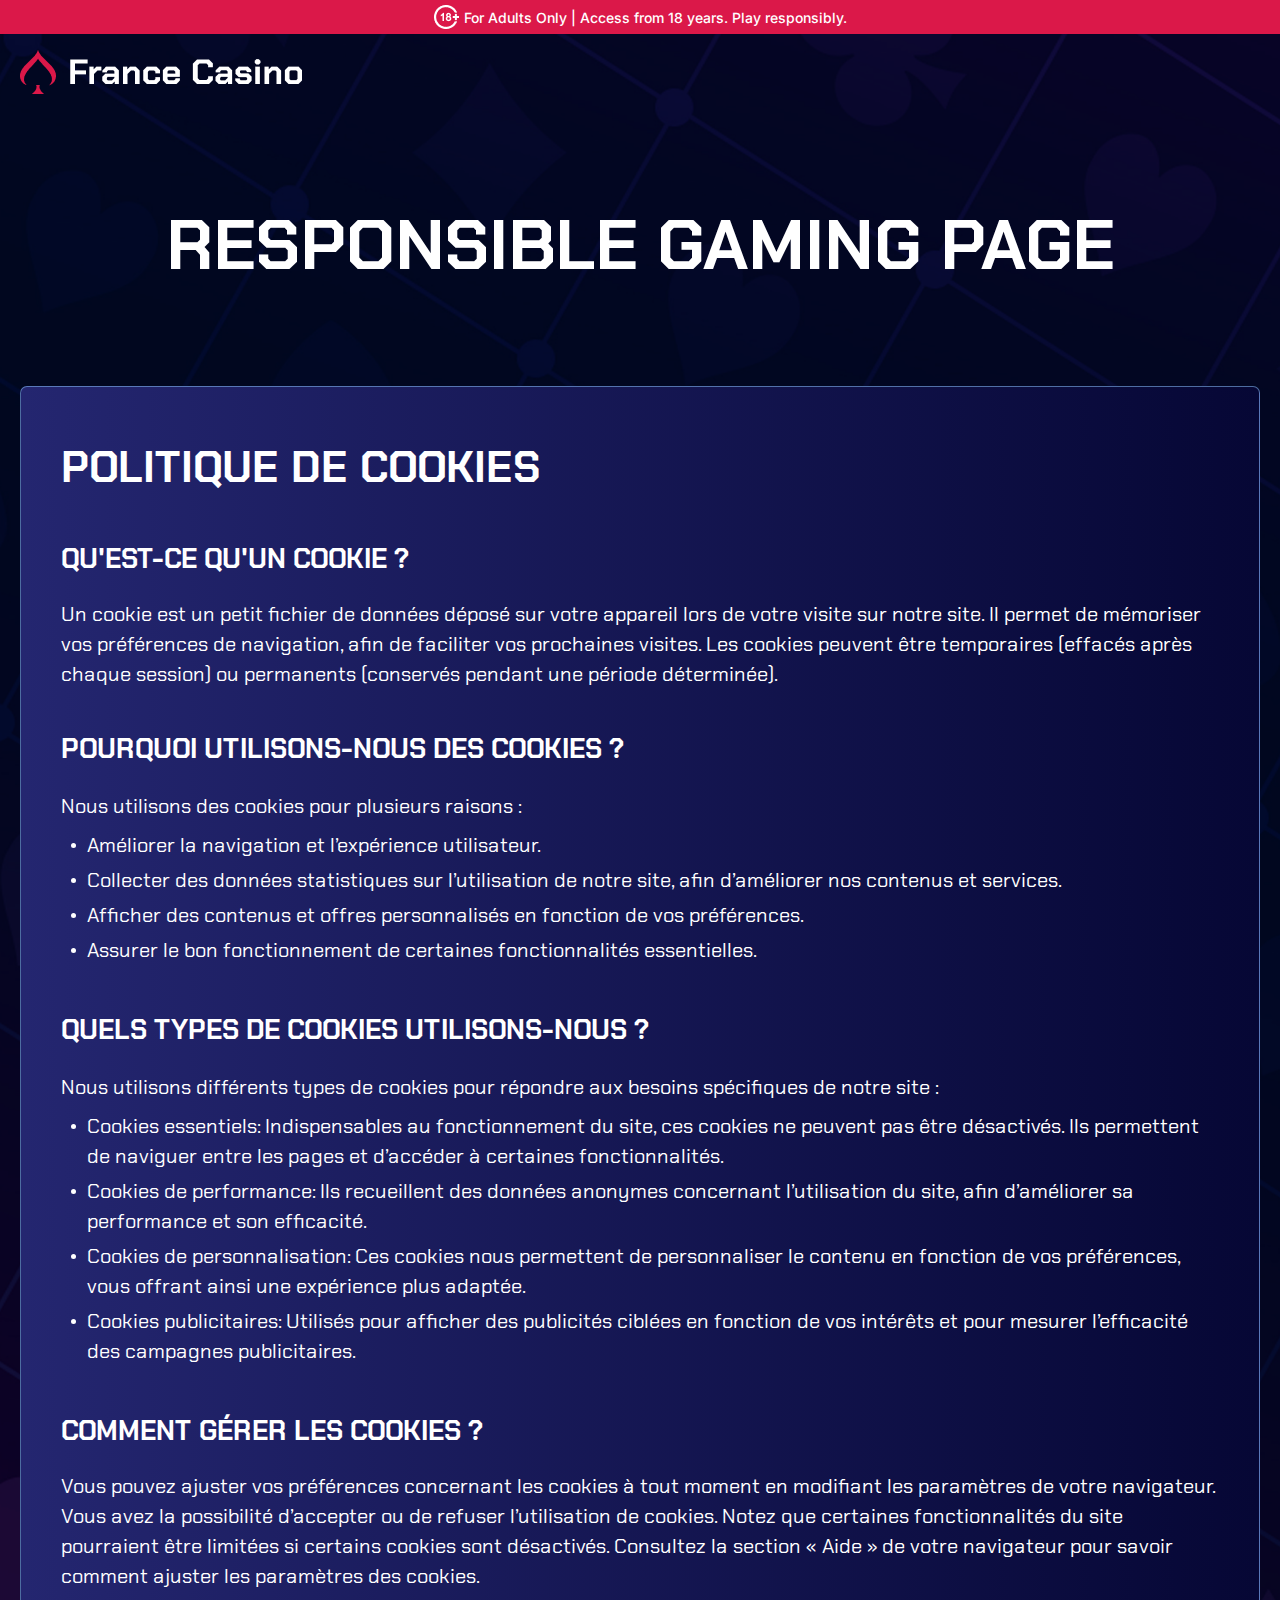
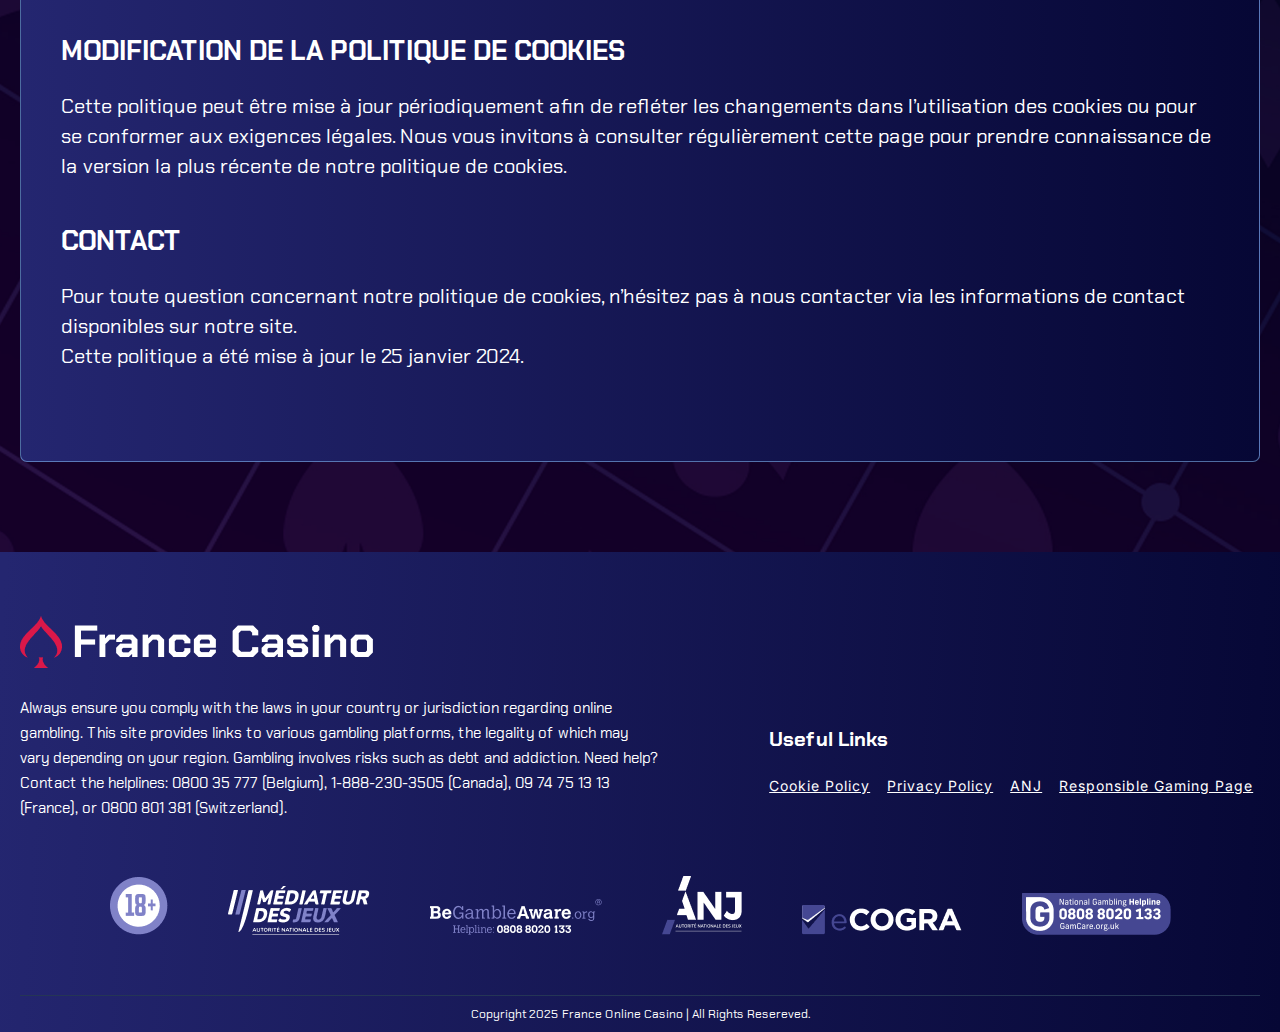
<file: responsiblegamingpage.html>
<!DOCTYPE html>
<html lang="en-US">
	<head>
		<!-- Meta setup -->
		<meta charset="UTF-8">
		<meta http-equiv="X-UA-Compatible" content="IE=edge">
		<meta name="viewport" content="width=device-width, initial-scale=1, shrink-to-fit=no">
		<meta name="keywords" content="">
		<meta name="decription" content="">
		<meta name="designer" content="">
		
		<!-- Title -->
		<title>Responsible Gaming Page</title>
		
		<!-- Fav Icon -->
		<link rel="icon" href="img/favicon.png" />
		
		<!-- Main StyleSheet -->
		<link rel="stylesheet" href="style.css" />
		
		
		<!-- Responsive CSS -->
		<link rel="stylesheet" href="css/responsive.css" />
		
	</head>
	<body>
		<!--[if lte IE 9]>
		<p class="browserupgrade">You are using an <strong>outdated</strong> browser. Please <a href="https://browsehappy.com/">upgrade your browser</a> to improve your experience and security.</p>
		<![endif]-->
		
		<!-- headertop-area start -->
		<section class="headertop-area">
			<div class="headertop-part">
				<p><img src="img/img18+.png" alt="images not found" /> For Adults Only | Access from 18 years. Play responsibly.</p>
			</div>
		</section>
		<!-- headertop-area end -->
		<!-- mainarea start -->
		<section class="mainarea">
			
			<!-- header-area start -->
			<header class="header-area1">
				<div class="container">
					<div class="header-part">
						<!-- header logo start-->
						<div class="header-logo">
							<a href="index.html"><img src="img/logo.png" alt="logo" /></a>
						</div>
						
					</div>
				</div>
			</header>
			<!-- header-area end -->
			<!-- innertext-area start -->
			<section class="innertext-area1">
				<div class="container">
					<div class="innertext-heading">
						<h2>Responsible Gaming Page</h2>
					</div>
					<div class="innertext-part">
						<h2>Politique de Cookies</h2>
						<h3>Qu'est-ce qu'un cookie ?</h3>
						<p>Un cookie est un petit fichier de données déposé sur votre appareil lors de votre visite sur notre site. Il permet de mémoriser vos préférences de navigation, afin de faciliter vos prochaines visites. Les cookies peuvent être temporaires (effacés après chaque session) ou permanents (conservés pendant une période déterminée).</p>
						<h3>Pourquoi utilisons-nous des cookies ?</h3>
						<h5>Nous utilisons des cookies pour plusieurs raisons :</h5>
						<ul>
							<li><span></span> <h6>Améliorer la navigation et l’expérience utilisateur.</h6></li>
							<li><span></span> <h6>Collecter des données statistiques sur l’utilisation de notre site, afin d’améliorer nos contenus et services.</h6></li>
							<li><span></span> <h6>Afficher des contenus et offres personnalisés en fonction de vos préférences.</h6></li>
							<li><span></span> <h6>Assurer le bon fonctionnement de certaines fonctionnalités essentielles.</h6></li>
						</ul>
						<h3>Quels types de cookies utilisons-nous ?</h3>
						<h5>Nous utilisons différents types de cookies pour répondre aux besoins spécifiques de notre site :</h5>
						<ul>
							<li><span></span> <h6>Cookies essentiels: Indispensables au fonctionnement du site, ces cookies ne peuvent pas être désactivés. Ils permettent de naviguer entre les pages et d’accéder à certaines fonctionnalités.</h6></li>
							<li><span></span> <h6>Cookies de performance: Ils recueillent des données anonymes concernant l’utilisation du site, afin d’améliorer sa performance et son efficacité.</h6></li>
							<li><span></span> <h6>Cookies de personnalisation: Ces cookies nous permettent de personnaliser le contenu en fonction de vos préférences, vous offrant ainsi une expérience plus adaptée.</h6></li>
							<li><span></span> <h6>Cookies publicitaires: Utilisés pour afficher des publicités ciblées en fonction de vos intérêts et pour mesurer l’efficacité des campagnes publicitaires.</h6></li>
						</ul>
						<h3>Comment gérer les cookies ?</h3>
						<p>Vous pouvez ajuster vos préférences concernant les cookies à tout moment en modifiant les paramètres de votre navigateur. Vous avez la possibilité d’accepter ou de refuser l’utilisation de cookies. Notez que certaines fonctionnalités du site pourraient être limitées si certains cookies sont désactivés. Consultez la section « Aide » de votre navigateur pour savoir comment ajuster les paramètres des cookies.</p>
						<h3>Modification de la Politique de Cookies</h3>
						<p>Cette politique peut être mise à jour périodiquement afin de refléter les changements dans l’utilisation des cookies ou pour se conformer aux exigences légales. Nous vous invitons à consulter régulièrement cette page pour prendre connaissance de la version la plus récente de notre politique de cookies.</p>
						<h3>Contact</h3>
						<p>Pour toute question concernant notre politique de cookies, n’hésitez pas à nous contacter via les informations de contact disponibles sur notre site.<br> Cette politique a été mise à jour le 25 janvier 2024.</p>
						
					</div>
				</div>
			</section>
			<!-- innertext-area end -->
		</section>
		<!-- mainarea end -->
		<!-- footer-area start -->
		<footer class="footer-area">
			<div class="container">
				<div class="footer-part">
					
					<div class="interftrpart">
						<div class="interftr-left">
							<div class="footer-logo">
								<a href="index.html"><img src="img/footerlogo.png" alt="logo" /></a>
							</div>
							<div class="footertext">
								<p>Always ensure you comply with the laws in your country or jurisdiction regarding online gambling. This site provides links to various gambling platforms, the legality of which may vary depending on your region. Gambling involves risks such as debt and addiction. Need help? Contact the helplines: 0800 35 777 (Belgium), 1-888-230-3505 (Canada), 09 74 75 13 13 (France), or 0800 801 381 (Switzerland).</p>
							</div>
							
						</div>
						<div class="interftr-right">
							<div class="footer-nav">
								<h3>Useful Links</h3>
								<ul>
									<li><a href="cookiepolicy.html">Cookie Policy</a></li>
									<li><a href="privacypolicy.html">Privacy Policy</a></li>
									<li><a href="anj.html">ANJ</a></li>
									<li><a href="responsiblegamingpage.html">Responsible Gaming Page</a></li>
								</ul>
							</div>
						</div>
					</div>
					
					
					<div class="footerlogos">
						<ul>
							<li><a href="#"><img src="img/footerlogo1.png" alt="images not found" /></a></li>
							<li><a href="#"><img src="img/footerlogo2.png" alt="images not found" /></a></li>
							<li><a href="#"><img src="img/footerlogo3.png" alt="images not found" /></a></li>
							<li><a href="#"><img src="img/footerlogo4.png" alt="images not found" /></a></li>
							<li><a href="#"><img src="img/footerlogo5.png" alt="images not found" /></a></li>
							<li><a href="#"><img src="img/footerlogo6.png" alt="images not found" /></a></li>
						</ul>
					</div>
					<div class="footer-nav footer-nav2">
						<h3>Useful Links</h3>
						<ul>
							<li><a href="cookiepolicy.html">Cookie Policy</a></li>
							<li><a href="privacypolicy.html">Privacy Policy</a></li>
							<li><a href="anj.html">ANJ</a></li>
							<li><a href="responsiblegamingpage.html">Responsible Gaming Page</a></li>
						</ul>
					</div>
					
				</div>
				<div class="footer-copyright">
					<p>Copyright 2025 France Online Casino | All Rights Resereved.</p>
				</div>
			</div>
			
		</footer>
		<!-- footer-area end -->
		
		
		
		
		
		
		<!-- Main jQuery -->
		<script src="https://cdnjs.cloudflare.com/ajax/libs/jquery/3.7.1/jquery.js"></script>
		
		<!-- Custom jQuery -->
		<script src="js/scripts.js"></script>

		
	</body>
</html>
</file>
<file: style.css>
@import url('https://fonts.googleapis.com/css2?family=Chakra+Petch:ital,wght@0,300;0,400;0,500;0,600;0,700;1,300;1,400;1,500;1,600;1,700&family=Inter:ital,opsz,wght@0,14..32,100..900;1,14..32,100..900&display=swap');

* {
    padding: 0;
    margin: 0;
}


body {	
    font-family: "Chakra Petch", sans-serif;
    font-size: 16px;
    font-weight: 400;    
	background: #fff;
	color: #333333;	
}

a,a:hover {
    text-decoration: none;
}

ul {
    list-style-type: none;
    padding: 0;
    margin: 0;
}

::selection {
    color: white; 
    background: #db1849;
}

::-webkit-selection {
    color: white; 
    background: #db1849;
}

::-moz-selection {
    color: white; 
    background: #db1849;
}

/*--- headertop-area start --*/
.headertop-area {
  background-color: #DB1849;
  padding: 5px 0;  
}

.headertop-part p {
    font-family: "Inter", sans-serif;
    color: #fff;
    font-size: 14px;
    font-weight: 500;
    display: flex;
    justify-content: center;
    align-items: center;
}

.headertop-part p img {
    width: 25px;
    height: 24px;
    display: block;
    margin-right: 5px;
}


/*--- mainarea start --*/
.mainarea {
 background-image: url('img/bg1.png');
  background-position: center;
  background-repeat: no-repeat;
  background-size: cover;
  padding: 0px 0;
}



/*--- header-area start --*/
.header-area {
  padding: 15px 0;  
}


.header-logo img {
    max-width: 100%;
    display: block;
}



/*--- hero-area start --*/
.hero-area {
    padding: 160px 0px;
    padding-top: 80px;
}

.hero-part {
    width: 930px;
    display: block;
    margin: auto;
}

.hero-part h1 {
    color: #FFFFFF;
    font-size: 65px;
    font-weight: bold;
    line-height: 84px;
    margin: 0;
    padding-bottom: 15px;
    text-transform: uppercase;
    text-align: center;
}

.hero-part h1 span {
    color: #DB1849;
}

.hero-part h5 {
    color: #FFFFFF;
    font-size: 18px;
    margin: 0;
    font-weight: 500;
    line-height: 30px;
    text-align: center;
    text-transform: capitalize; 
}


.hero-part ul {
    padding: 0;
    margin: 0;
    list-style-type: none;
    text-align: center;
    padding-top: 35px;
}

.hero-part ul li {
    display: inline-block;
    margin: 0 19px;
}

.hero-part ul li img {
    max-width: 100%;
    display: block;
}

.hero-part ul li p {
    color: #fff;
    font-size: 15px;
    font-weight: 400;
    margin: 0;
    margin-left: 34px;
    margin-top: -21px;   
}



/*--- footer-area start --*/
.footer-area {
  background: linear-gradient(93.4deg, #242670 0.38%, #060735 100%);

  padding: 60px 0;
  padding-bottom: 0px;
}


.interftrpart {
    display: flex;
    gap: 110px;
    align-items: end;
}

.interftr-left {
    width: 56%;
}


.interftr-right {
    width: 43%;
}



.footer-logo {
    padding-bottom: 25px;
}

.footer-logo img {
    max-width: 100%;
    display: block;
}


.footertext p {
    color: #fff;
    font-size: 15px;
    font-weight: 400;
    line-height: 25px; 
}

.footer-nav {
    padding-bottom: 25px;
}

.footer-nav h3 {
    color: #fff;
    font-size: 20px;
    font-weight: bold;
    margin: 0;
    line-height: 31px;   
}

.footer-nav ul {
    padding: 0;
    margin: 0;
    list-style-type: none;
    padding-top: 20px;
}

.footer-nav ul li {
    display: inline-block;
    margin-right: 13px;
}

.footer-nav ul li:last-child {
    margin-right: 0px;
}

.footer-nav ul li span {
    color: #fff;
    font-size: 16px;
}

.footer-nav ul li a {
    font-family: "Inter", sans-serif;
    color: #fff;
    font-size: 14px;
    display: block;
    font-weight: 400;
    text-decoration: underline;
    transition: 0.2s all ease;
    letter-spacing: 1px;
}

.footer-nav ul li a:hover {
    color: #8082C8;
}



.footerlogos ul {
    padding: 0;
    margin: 0;
    list-style-type: none;
    text-align: center;
    padding-top: 55px;
    padding-bottom: 55px;
}

.footerlogos ul li {
    display: inline-block;
    margin: 0 28px;
}

.footerlogos ul li:first-child {
    margin-left: 0px;
}


.footerlogos ul li:last-child {
    margin-right: 0px;
}


.footerlogos ul li a img {
    max-width: 100%;
    display: block;
    margin: auto;
}


.footer-copyright {
    border-top: 1px solid #253555;
    padding: 10px 0;
}

.footer-copyright p {
    color: #fff;
    font-size: 12px;
    text-align: center;
    font-weight: 400;
}


/*--- innertext-area start --*/
.innertext-area {
  padding: 90px 0;
}


.innertext-part {
   background: linear-gradient(90deg, #242670 0%, #060735 100%);
   border-radius: 7px;
   padding: 50px 40px;
   border: 1px solid #86bbf58f;
}


.innertext-part h2 {
    color: #fff;
    font-size: 43px;
    line-height: 60px;
    margin: 0;
    padding-bottom: 42px;
    text-transform: uppercase;
}

.innertext-part h3 {
    color: #fff;
    font-size: 27px;
    font-weight: bold;
    text-transform: uppercase;
    margin: 0;
    line-height: 40px;
    padding-bottom: 20px;
}



.innertext-part p {
    color: #fff;
    font-size: 20px;
    margin: 0;
    padding-bottom: 40px;
    line-height: 30px;
    font-weight: 400;   
}


/*--- freesping-area start --*/
.freesping-area {
  padding: 0px 0;
}

.freespingpart {
    background: linear-gradient(90deg, #242670 0%, #060735 100%);
    border-radius: 10px;
    padding: 18px 35px;
    padding-left: 50px;
    display: flex;
    align-items: center;
    justify-content: space-between;
    height: 135px;
    box-sizing: border-box;
    position: relative;
    border: 1px solid #3D3F94;
    margin-bottom: 20px;
}

.freespingitem1 {
    width: 25%;
}

.freespingitem2 {
    display: flex;
    align-items: center;
    width: 40%;
    
}

.freespingitem3 {
    width: 15%;    
}

.freespingitem4 {
    width: 20%;   
}

.freespingtext1 {
   width: 55%;
}

.freespingtext2 {
  width: 45%;
}



.freespinglogos img {
   max-width: 100%;
   display: block;
}

.freespingtext1 h3 {
    color: #fff;
    font-size: 25px;
    text-transform: uppercase;
    font-weight: bold;
    margin: 0;
    line-height: 40px;
    letter-spacing: 1px;
}

.freespingtext1 h3 span {
   color: #F44571;
}

.freespingtext1 p {
    color: #fff;
    font-size: 16px;
    font-weight: 500;
    margin: 0;
    line-height: 28px;
    letter-spacing: 1px;
}

.freespingtext1 p span {
   color: #F44571;
}




.freespingtext2 h3 {
    color: #fff;
    font-size: 21px;
    text-transform: uppercase;
    font-weight: bold;
    margin: 0;
    line-height: 40px;
    text-align: center;
}

.freespingtext2 img {
    max-width: 100%;
    display: block;
    margin: auto;   
}


.freespingitem3 h3 {
    color: #FFFFFF;
    font-size: 40px;
    font-weight: 800;
    margin: 0;
    line-height: 35px;
    text-align: center;
}

.freespingitem3 p {
    color: #fff;
    font-size: 16px;
    font-weight: bold;
    text-align: center;
    text-transform: uppercase;
    margin: 0;
    padding-top: 5px;   
}

.freespingitem4 a {
    color: #FFFFFF;
    font-size: 23px;
    font-weight: bold;
    width: 185px;
    height: 53px;
    display: block;
    line-height: 53px;
    text-align: center;
    border-radius: 35px;
    margin: auto;
    margin-right: 0px;
    background-color: #DB1849;
    transition: 0.3s all ease;
}

.freespingitem4 a:hover {
    background: #fff;
    color: #000;
}

.offerpart {
    position: absolute;
    left: -9px;
    top: 5px;
}

.innteroffer {
    width: 109px;
    height: 33px;
    position: relative;
}

.innteroffer p {
    color: #fff;
    font-size: 13px;
    font-weight: bold;
    margin: 0;
    text-transform: uppercase;
    position: absolute;
    bottom: 5px;
    left: 12px;
}

.offerpart img {
    width: 109px;
    height: 33px;
}

.freespingrg-part {
    display: none;
}


/*--- innertext-area start --*/
.innertext-area1 {
  padding: 90px 0;
}

/*--- header-area start --*/
.header-area1 {
  padding: 15px 0;  
}

.innertext-heading {
    padding: 0px 0;
    padding-bottom: 95px;
}

.innertext-heading h2 {
    color: #fff;
    font-size: 70px;
    text-align: center;
    text-transform: uppercase;
    font-weight: bold;
    margin: 0;
}

.innertext-part h5 {
    color: #fff;
    font-size: 20px;
    font-weight: 400;
    margin: 0;
    line-height: 35px;
    padding-bottom: 0px;
}

.innertext-part ul {
    padding: 0;
    margin: 0;
    list-style-type: none;
    padding-left: 10px;
    padding-bottom: 38px;
    padding-top: 8px;
}

.innertext-part ul li {
    display: block;
    padding-bottom: 7px;
}

.innertext-part ul li span {
     width: 5px;
     height: 5px;
     background-color: #fff;
     display: inline-block;
     border-radius: 8px;
}

.innertext-part ul li h6 {
    color: #fff;
    font-size: 20px;
    font-weight: 400;
    margin: 0;
    padding-left: 16px;
    line-height: 30px;
    margin-top: -23px;    
}

.footer-nav2 {
    display: none;
}

.container {
    max-width: 1240px;
    display: block;
    margin: auto;
    padding: 0 15px;
}
</file>
<file: css/responsive.css>
@media screen and (min-width: 1240px) and (max-width: 30000px) {


}



@media screen and (min-width: 1200px) and (max-width: 1239px) {
.container {
    padding: 0 30px;
}

.interftrpart {
    gap: 60px;
}

.footer-nav ul li {
    margin-right: 8px;
}

.footer-nav ul li a {
    font-size: 13px;
}

.footer-logo img {
    max-width: 51%;
    display: block;
}





}




@media screen and (min-width: 992px) and (max-width: 1199px) {

.container {
    padding: 0 30px;
}

.freespingpart {
    padding: 17px 25px;
    padding-left: 30px;
}

.freespingitem4 a {
    font-size: 18px;
    width: 155px;
    height: 46px;
    line-height: 46px;
    margin: auto;
    margin-right: 0px;
}

.freespingitem3 h3 {
    font-size: 26px;
}

.footerlogos ul li {
    display: inline-block;
    margin: 0 15px;
}

.innertext-heading h2 {
    font-size: 55px;
}

.innertext-heading {
    padding: 15px 0;
    padding-bottom: 57px;
}



.interftrpart {
    display: block;
}

.interftr-left {
    width: 100%;
    margin-bottom: 40px;
}

.footertext p {
    font-size: 15px;
    line-height: 28px;
    text-align: center;
}

.footer-logo img {
    max-width: 100%;
    display: block;
    margin: auto;
}



.interftr-right {
    width: 100%;
}

.footer-nav ul {
    padding-top: 20px;
    text-align: center;
}


.footer-nav ul li {
    display: inline-block;
    margin-right: 0px;
    padding: 0 8px;
}


.footer-nav h3 {
    font-size: 20px;
    line-height: 31px;
    text-align: center;
}

.freespinglogos img {
    max-width: 70%;
    display: block;
}

.freespingtext1 h3 {
    font-size: 20px;
}

.freespingtext1 p {
    font-size: 13px;
}

.freespingtext2 h3 {
    font-size: 18px;
}

.freespingtext2 img {
    max-width: 64%;
    display: block;
    margin: auto;
}




}

/*
====================================
Small Screen - Tablate
====================================
*/
@media screen and (min-width: 768px) and (max-width: 991px) {
.container {
    padding: 0 30px;
}

.hero-part {
    width: 100%;
}

.hero-part h1 {
    font-size: 60px;
    line-height: 75px;
    padding-bottom: 15px;
}



.freesping-area {
    padding: 30px 0;
    padding-top: 40px;
}

.freespingpart {
    padding: 18px 15px;
    padding-left: 15px;
    padding-top: 45px;
    display: block;
    height: initial;
    position: relative;
}

.hero-area {
    padding: 110px 0px;
    padding-top: 80px;
}


.freespingitem1 {
    width: 100%;
    display: flex;
    gap: 20px;
}

.freespinglogos {
    width: 60%;
}

.freespingrg-part {
    display: block;
    width: 40%;
}
.freespingitem3 {
    width: 100%;
    display: grid;
    justify-content: right;
}

.sppingrt {
    display: none;
}

.freespingitem2 {
    width: 100%;
    margin-bottom: 18px;
    margin-top: 16px;
}

.freespingitem3 h3 {
    line-height: 20px;
    text-align: center;
}

.freespingitem3 h3 sub {
    position: relative;
    bottom: 7px;
}

.freespingitem3 img {
    max-width: inherit;
    display: block;
    margin: auto;
}

.freespingitem4 a {
    width: 100%;
    height: 42px;
    display: block;
    line-height: 42px;
    border-radius: 35px;
    margin: auto;
    margin-right: 0px;
}

.freespingitem4 {
    width: 100%;
}


.freespingtext2 h3 {
    margin: 0;
    line-height: 30px;
    text-align: right;
}



.freespingtext1 p {
    font-weight: 500;
    margin: 0;
}

.innertext-part h2 br {
    display: none;
}

.innertext-part h2 {
    font-size: 32px;
    line-height: 46px;
    margin: 0;
    padding-bottom: 25px;
    text-transform: uppercase;
}



.footer-nav ul li a {
    font-size: 15px;
}

.footerlogos ul li {
    display: inline-block;
    margin: 0 8px;
}

.footerlogos ul li a img {
    margin: auto;
    height: 32px;
}

.faq-heading h2 {
    font-size: 45px;
    line-height: 50px;
}




.innertext-heading h2 {
    font-size: 45px;
}

.innertext-heading {
    padding: 10px 0;
    padding-bottom: 40px;
}

.innertext-area1 {
    padding: 60px 0;
}

.freespingtext2 img {
    margin-right: 0;
}




.interftrpart {
    display: block;
}

.interftr-left {
    width: 100%;
    margin-bottom: 40px;
}

.footertext p {
    font-size: 15px;
    line-height: 28px;
    text-align: center;
}

.footer-logo img {
    max-width: 100%;
    display: block;
    margin: auto;
}



.interftr-right {
    width: 100%;
}

.footer-nav ul {
    padding-top: 20px;
    text-align: center;
}


.footer-nav ul li {
    display: inline-block;
    margin-right: 0px;
    padding: 0 8px;
}


.footer-nav h3 {
    font-size: 20px;
    line-height: 31px;
    text-align: center;
}



}


/*
====================================
Xtra Small Screen - Small Mobile
====================================
*/
@media screen and (max-width: 767px) {

.headertop-area {
    padding: 5px 10px;
}

.headertop-part p {
    font-size: 11px;
    font-weight: 500;
}

.headertop-part p img {
    width: 20px;
    height: 20px;
}

.header-logo img {
    max-width: initial;
    display: block;
    width: 210px;
    height: 37px;
}

.hero-part {
    width: 100%;
}

.hero-part h1 {
    font-size: 40px;
    font-weight: bold;
    line-height: 56px;
    margin: 0;
    padding-bottom: 8px;
}

.hero-part h5 {
    font-size: 15px;
    font-weight: 500;
    line-height: 26px;
}


.hero-part p {
    font-size: 15px;
}

.hero-part a {
    font-size: 16px;
    width: 175px;
    height: 42px;
    line-height: 42px;
}


.hero-area {
    padding: 40px 0px;
    padding-top: 35px;
}

.freesping-area {
    padding: 0px 0;
    padding-top: 30px;
}

.freespingpart {
    padding: 18px 15px;
    padding-left: 15px;
    padding-top: 45px;
    display: block;
    height: initial;
    position: relative;
    border-radius: 5px;
}


.freespingitem1 {
    width: 100%;
    display: flex;
    gap: 20px;
}

.freespinglogos {
    width: 60%;
}

.freespingrg-part {
    display: block;
    width: 40%;
}
.freespingitem3 {
    width: 100%;
    display: grid;
    justify-content: right;
}

.sppingrt {
    display: none;
}

.freespingitem2 {
    width: 100%;
    margin-bottom: 18px;
    margin-top: 16px;
    display: block;
}

.freespingitem3 h3 {
    font-size: 30px;
    line-height: 20px;
    text-align: center;
}

.freespingitem3 h3 sub {
    font-size: 15px;
    position: relative;
    bottom: 7px;
}

.freespingitem3 img {
    max-width: inherit;
    display: block;
    margin: auto;
    width: 68px;
}

.freespingitem4 a {
    font-size: 16px;
    width: 100%;
    height: 42px;
    display: block;
    line-height: 42px;
    border-radius: 35px;
    margin: auto;
    margin-right: 0px;
}

.freespingitem4 {
    width: 100%;
}


.freespingtext2 h3 {
    font-size: 14px;
    margin: 0;
    line-height: 30px;
    text-align: center;
}

.freespingtext1 h3 {
    font-size: 18px;
    line-height: 30px;
    text-align: center;
}

.freespingtext1 p {
    font-size: 13px;
    font-weight: 500;
    margin: 0;
    line-height: 27px;
    text-align: center;
}

.innertext-area {
    padding: 30px 0;
}

.innertext-part {
    border-radius: 7px;
    padding: 35px 20px;
}

.innertext-part h2 {
    font-size: 26px;
    line-height: 40px;
    padding-bottom: 10px;
}


.innertext-part p {
    font-size: 14px;
    margin: 0;
    padding-bottom: 25px;
    line-height: 23px;
}


.innertext-part h3 {
    font-size: 17px;
    line-height: 30px;
    padding-bottom: 6px;
}

.innertext-part h4 {
    font-size: 16px;
    margin: 0;
    line-height: 30px;
    padding-bottom: 6px;
}

.footer-logo img {
    max-width: initial;
    display: block;
    margin: auto;
    width: 210px;
}

.footer-copyright {
    padding: 10px 5px;
}

.footer-copyright p {
    font-size: 10px;
    text-align: center;
    font-weight: 400;
    line-height: 21px;
}

.footer-nav h3 {
    font-size: 18px;
    text-align: center;
    line-height: 28px;
}

.footer-nav ul {
    text-align: center;
    padding-top: 18px;
}

.footer-nav ul li a {
    font-size: 14px;
}

.footer-nav ul li {
    display: block;
    margin: 0 0px;
    padding-bottom: 20px;
}


.footer-nav ul li span {
    display: none;
}


.footerlogos ul {
        padding-top: 20px;
        padding-bottom: 45px;
        display: grid;
        grid-template-columns: repeat(2, 1fr);
        grid-column-gap: 0px;
        align-items: center;
        justify-content: space-around;
        grid-row-gap: 38px;
}

.footertext p {
    font-size: 14px;
    font-weight: 400;
    line-height: 26px;
    padding-bottom: 30px;
    text-align: center;
}

.innertext-part h5 {
    font-size: 14px;
    line-height: 24px;
    padding-bottom: 0px;
}

.innertext-part ul li h6 {
    font-size: 14px;
    font-weight: 400;
    padding-left: 13px;
    line-height: 20px;
    margin-top: -17px;
}

.innertext-part ul li span {
    width: 4px;
    height: 4px;
}

.innertext-heading h2 {
    font-size: 25px;
    line-height: 35px;
}

.innertext-heading {
    padding: 10px 0;
    padding-bottom: 30px;
}

.innertext-area1 {
    padding: 40px 0;
}


.interftrpart {
    display: block;
    gap: 0px;
}

.interftr-left {
    width: 100%;
}

.interftr-right {
    width: 100%;
    display: none;
}

.footer-nav2 {
    display: block;
}

.freespingtext2 {
    width: 100%;
    padding-bottom: 12px;
}

.freespingtext1 {
    width: 100%;
    padding-bottom: 15px;
}

.hero-part ul {
    padding-top: 27px;
    display: grid;
    grid-template-columns: repeat(2, 1fr);
    grid-column-gap: 10px;
    align-items: center;
    justify-content: space-around;
    grid-row-gap: 20px;
    text-align: left;
    width: 280px;
    margin: auto;

}

.hero-part ul li {
    margin: 0 0px;
}

.hero-part ul li p {
    font-size: 13px;
    margin-left: 33px;
    margin-top: -21px;
}

.hero-part ul li img {
    max-width: 100%;
    display: block;
    height: 23px;
}

.innertext-part ul {
    padding-bottom: 25px;
}

.innertext-part p br {
    display: none;
}


}
</file>
